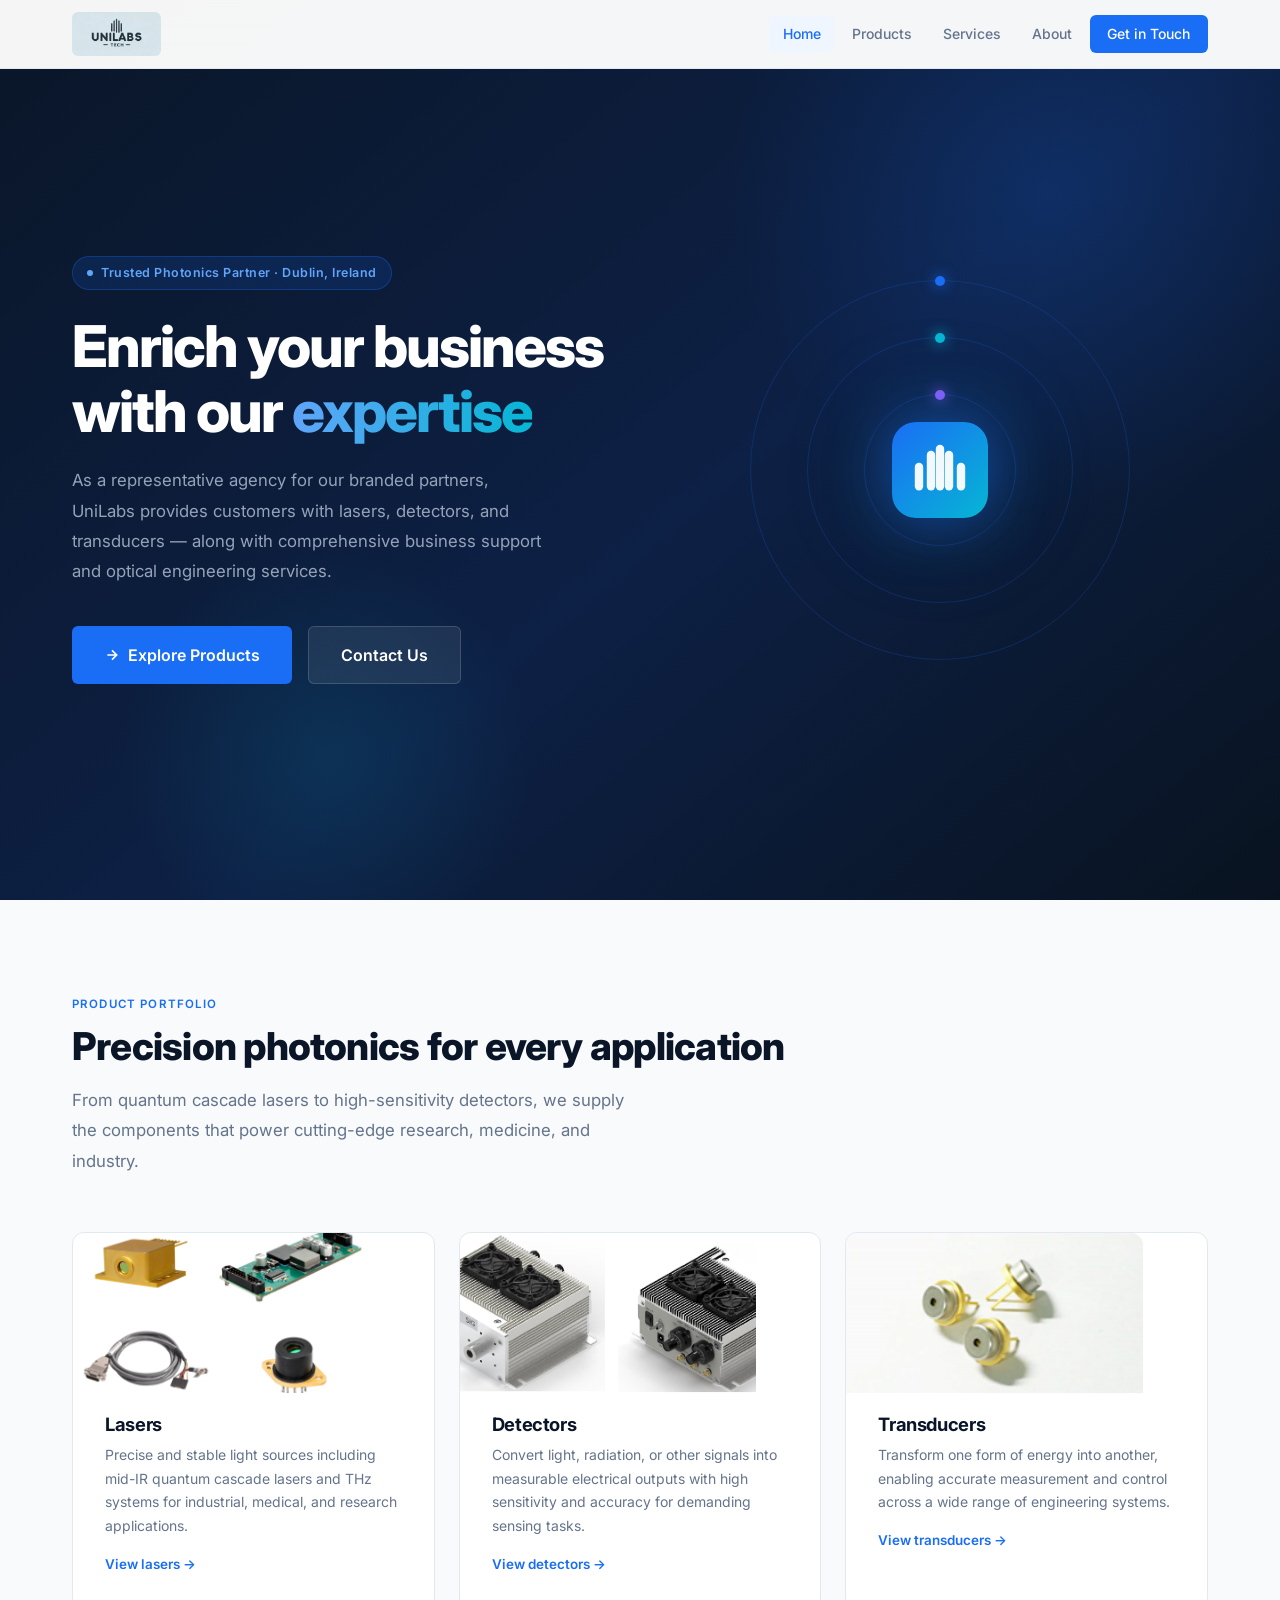
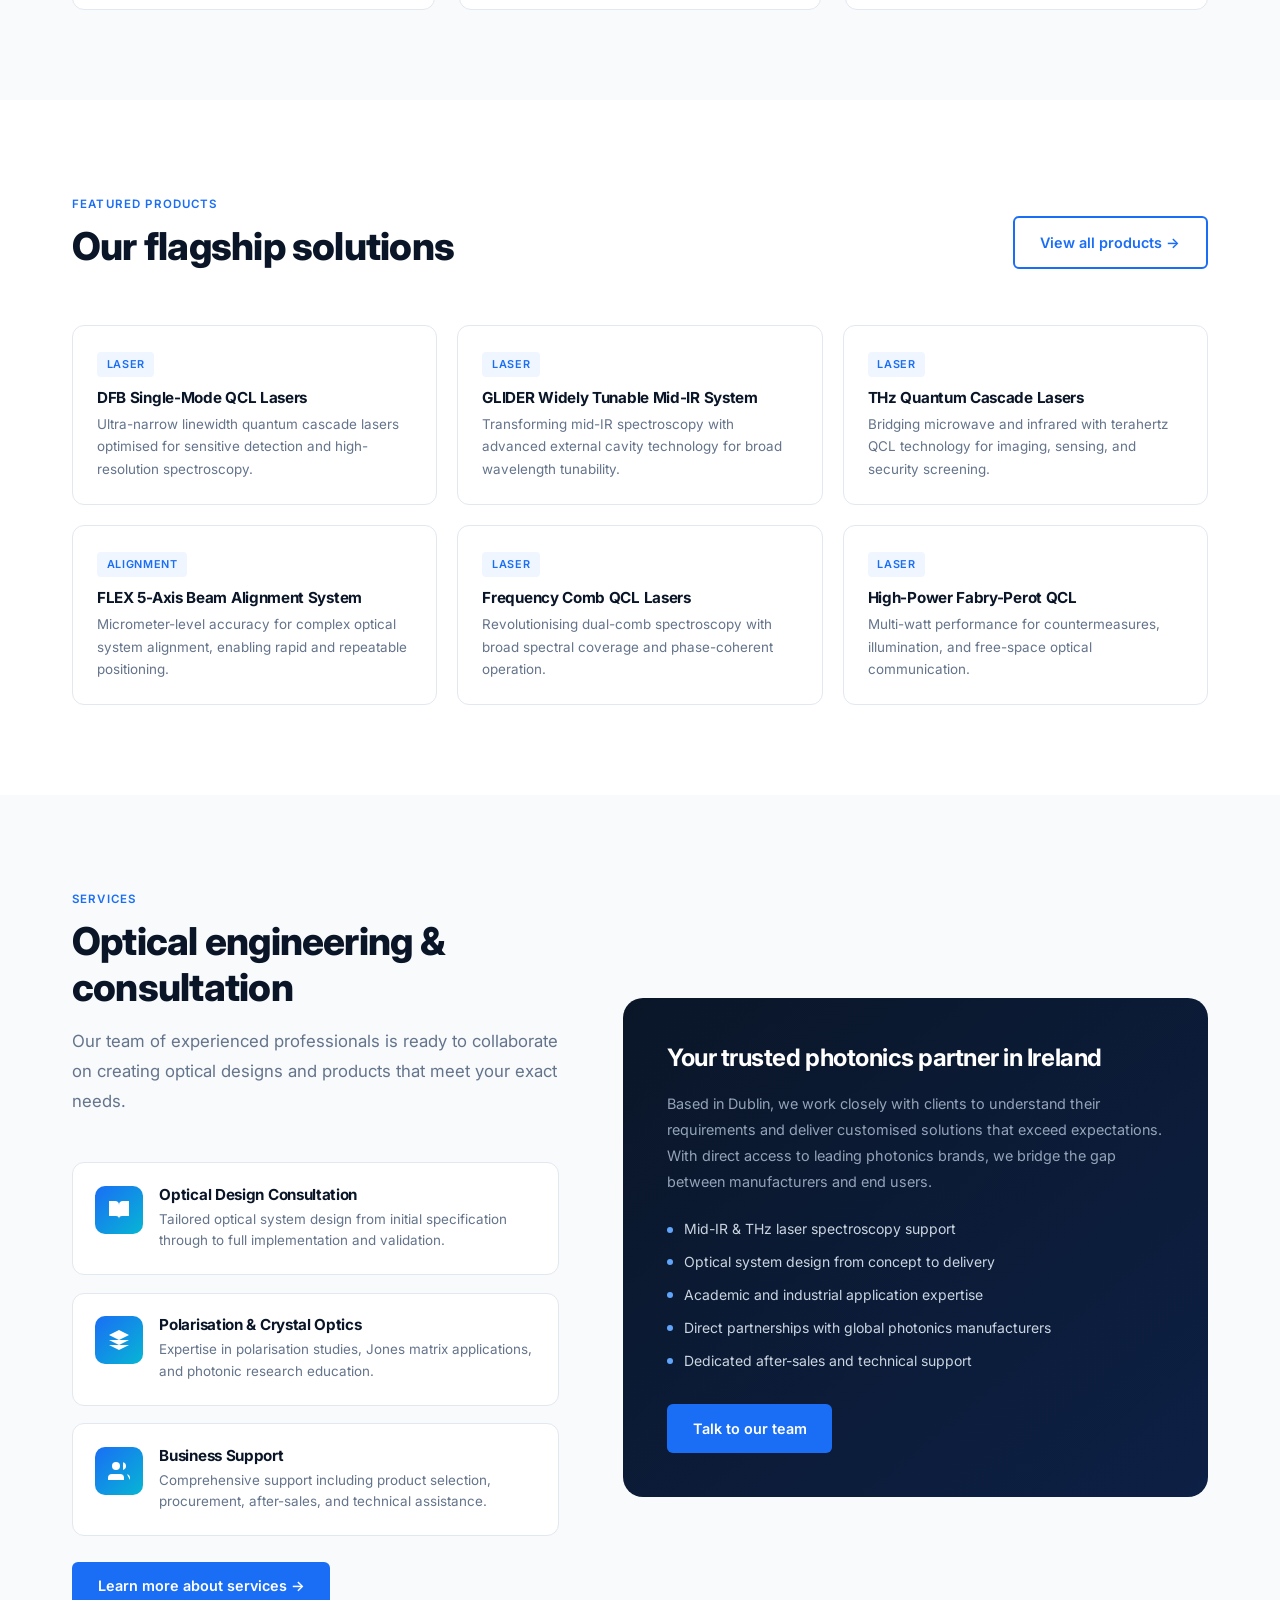
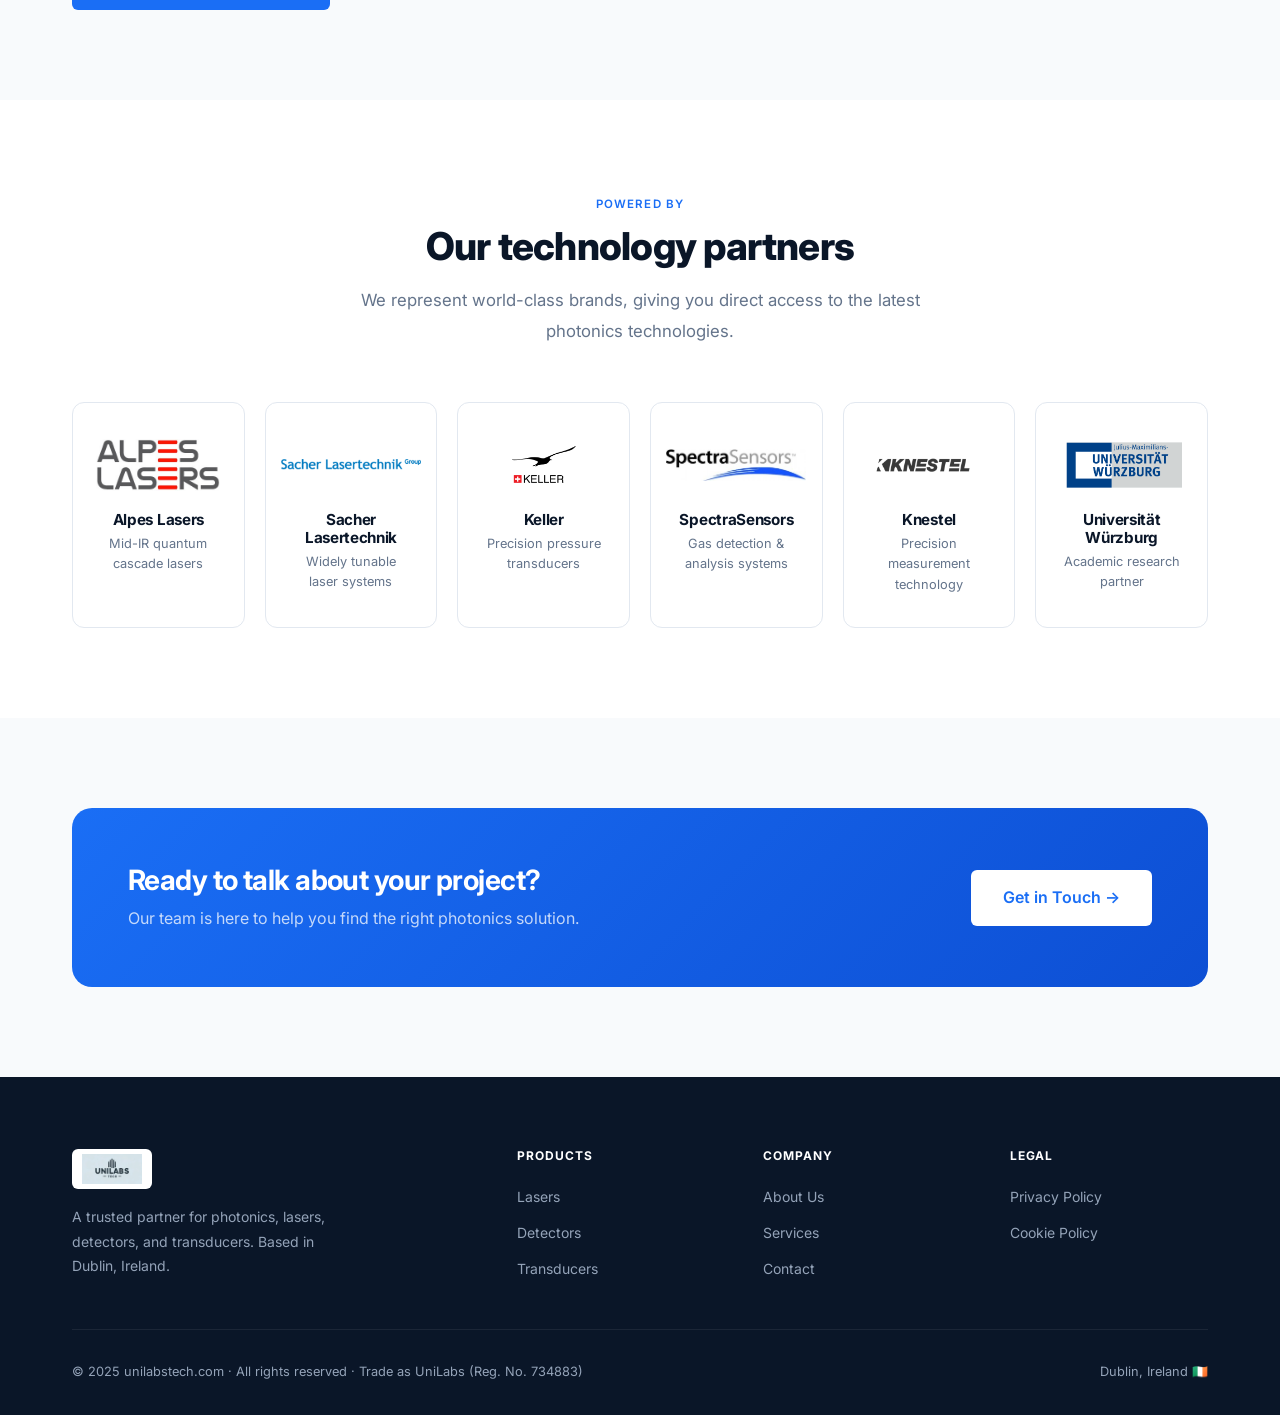
<file: index.html>
<!DOCTYPE html>
<html lang="en">
<head>
  <meta charset="UTF-8" />
  <meta name="viewport" content="width=device-width, initial-scale=1.0" />
  <title>UniLabs Tech | Photonics & Laser Solutions</title>
  <meta name="description" content="UniLabs is a Dublin-based representative agency supplying lasers, detectors, and transducers with expert optical engineering consultation." />
  <link rel="preconnect" href="https://fonts.googleapis.com" />
  <link rel="preconnect" href="https://fonts.gstatic.com" crossorigin />
  <link href="https://fonts.googleapis.com/css2?family=Inter:wght@300;400;500;600;700;800&display=swap" rel="stylesheet" />
  <link rel="icon" type="image/x-icon" href="assets/favicon.ico" />
  <link rel="icon" type="image/png" sizes="32x32" href="assets/favicon-32.png" />
  <link rel="icon" type="image/svg+xml" href="assets/favicon.svg" />
  <link rel="apple-touch-icon" href="assets/apple-touch-icon.png" />
  <link rel="stylesheet" href="css/style.css" />
  <style>
    /* ── Hero ── */
    .hero {
      min-height: 100vh;
      display: flex;
      align-items: center;
      background: linear-gradient(140deg, #0a1628 0%, #0d2045 55%, #091320 100%);
      position: relative;
      overflow: hidden;
      padding: 100px 0 60px;
    }
    .hero::before {
      content: '';
      position: absolute;
      width: 700px; height: 700px;
      background: radial-gradient(circle, rgba(26,110,245,0.18) 0%, transparent 65%);
      top: -160px; right: -120px; border-radius: 50%;
    }
    .hero::after {
      content: '';
      position: absolute;
      width: 450px; height: 450px;
      background: radial-gradient(circle, rgba(6,182,212,0.12) 0%, transparent 65%);
      bottom: -80px; left: 8%; border-radius: 50%;
    }
    .hero-inner {
      position: relative; z-index: 1;
      display: grid;
      grid-template-columns: 1fr 1fr;
      gap: 4rem;
      align-items: center;
    }
    .hero-badge {
      display: inline-flex;
      align-items: center;
      gap: 8px;
      background: rgba(26,110,245,0.15);
      border: 1px solid rgba(26,110,245,0.3);
      color: #60a5fa;
      font-size: 0.78rem;
      font-weight: 600;
      letter-spacing: 0.04em;
      padding: 0.38rem 0.9rem;
      border-radius: 20px;
      margin-bottom: 1.5rem;
    }
    .hero-badge::before {
      content: '';
      width: 6px; height: 6px;
      background: #60a5fa;
      border-radius: 50%;
      animation: pulse-dot 2s infinite;
    }
    .hero h1 {
      font-size: clamp(2.4rem, 4.5vw, 3.6rem);
      font-weight: 800;
      color: white;
      line-height: 1.13;
      letter-spacing: -0.035em;
      margin-bottom: 1.35rem;
    }
    .hero h1 em {
      font-style: normal;
      background: linear-gradient(90deg, #60a5fa, #06b6d4);
      -webkit-background-clip: text;
      -webkit-text-fill-color: transparent;
      background-clip: text;
    }
    .hero-desc {
      color: #94a3b8;
      font-size: 1.05rem;
      line-height: 1.8;
      margin-bottom: 2.5rem;
      max-width: 480px;
    }
    .hero-btns { display: flex; gap: 1rem; flex-wrap: wrap; }

    .hero-stats {
      display: flex;
      gap: 2.5rem;
      margin-top: 3rem;
      padding-top: 2rem;
      border-top: 1px solid rgba(255,255,255,0.08);
    }
    .stat-num {
      font-size: 1.9rem;
      font-weight: 800;
      color: white;
      letter-spacing: -0.03em;
    }
    .stat-label { font-size: 0.78rem; color: #64748b; margin-top: 0.15rem; }

    /* Hero visual */
    .hero-visual { display: flex; justify-content: center; align-items: center; }
    .orbit-rig { width: 380px; height: 380px; position: relative; }
    .orbit {
      position: absolute;
      border: 1px solid rgba(26,110,245,0.2);
      border-radius: 50%;
    }
    .orbit:nth-child(1) { inset: 0; animation: spin 22s linear infinite; }
    .orbit:nth-child(2) { inset: 15%; animation: spin 15s linear infinite reverse; }
    .orbit:nth-child(3) { inset: 30%; animation: spin 9s linear infinite; }
    @keyframes spin { to { transform: rotate(360deg); } }
    .orbit-dot {
      position: absolute;
      width: 10px; height: 10px;
      border-radius: 50%;
      top: -5px; left: 50%;
      transform: translateX(-50%);
    }
    .orbit:nth-child(1) .orbit-dot { background: var(--accent); box-shadow: 0 0 14px var(--accent); }
    .orbit:nth-child(2) .orbit-dot { background: #06b6d4; box-shadow: 0 0 14px #06b6d4; }
    .orbit:nth-child(3) .orbit-dot { background: #8b5cf6; box-shadow: 0 0 14px #8b5cf6; }
    .orbit-center {
      position: absolute; inset: 0;
      display: flex; align-items: center; justify-content: center;
    }
    .orbit-core {
      width: 96px; height: 96px;
      background: linear-gradient(135deg, var(--accent), #06b6d4);
      border-radius: 24px;
      display: flex; align-items: center; justify-content: center;
      box-shadow: 0 0 60px rgba(26,110,245,0.55), 0 0 120px rgba(6,182,212,0.2);
    }
    .orbit-core svg { width: 60px; height: 60px; }

    /* ── Product categories (home) ── */
    .cat-grid {
      display: grid;
      grid-template-columns: repeat(3, 1fr);
      gap: 1.5rem;
    }
    .cat-card {
      background: white;
      border: 1px solid var(--border);
      border-radius: var(--radius);
      padding: 2rem;
      transition: all var(--transition);
    }
    .cat-card:hover {
      border-color: var(--accent);
      box-shadow: 0 8px 32px rgba(26,110,245,0.1);
      transform: translateY(-3px);
    }
    .cat-card-img {
      width: calc(100% + 4rem);
      height: 160px;
      object-fit: cover;
      object-position: center;
      margin: -2rem -2rem 1.25rem;
      display: block;
      border-radius: var(--radius) var(--radius) 0 0;
      transition: transform 0.4s ease;
    }
    .cat-card:hover .cat-card-img { transform: scale(1.04); }
    .cat-card { overflow: hidden; }

    .cat-card h3 { font-size: 1.15rem; margin: 0 0 0.5rem; }
    .cat-card p { font-size: 0.875rem; color: var(--text-muted); line-height: 1.7; }
    .cat-card .cat-link {
      display: inline-flex; align-items: center; gap: 6px;
      font-size: 0.84rem; font-weight: 600; color: var(--accent);
      margin-top: 1rem;
      transition: gap var(--transition);
    }
    .cat-card:hover .cat-link { gap: 10px; }

    /* ── Featured products (home) ── */
    .fp-grid {
      display: grid;
      grid-template-columns: repeat(auto-fill, minmax(300px, 1fr));
      gap: 1.25rem;
    }
    .fp-card {
      background: white;
      border: 1px solid var(--border);
      border-radius: var(--radius);
      padding: 1.5rem;
      transition: all var(--transition);
    }
    .fp-card:hover {
      border-color: var(--accent);
      box-shadow: 0 4px 20px rgba(26,110,245,0.08);
    }
    .fp-tag {
      display: inline-block;
      font-size: 0.68rem; font-weight: 600;
      letter-spacing: 0.06em; text-transform: uppercase;
      color: var(--accent); background: var(--accent-light);
      padding: 0.22rem 0.6rem; border-radius: 4px;
      margin-bottom: 0.75rem;
    }
    .fp-card h4 { font-size: 0.95rem; margin-bottom: 0.4rem; }
    .fp-card p { font-size: 0.84rem; color: var(--text-muted); line-height: 1.65; }

    /* ── Services strip (home) ── */
    .services-strip {
      display: grid;
      grid-template-columns: 1fr 1.2fr;
      gap: 4rem;
      align-items: center;
    }
    .svc-list { display: flex; flex-direction: column; gap: 1.1rem; }
    .svc-item {
      display: flex; gap: 1rem;
      padding: 1.4rem;
      border: 1px solid var(--border);
      border-radius: var(--radius);
      background: white;
      transition: all var(--transition);
    }
    .svc-item:hover { border-color: var(--accent); }
    .svc-item h4 { font-size: 0.95rem; margin-bottom: 0.3rem; }
    .svc-item p { font-size: 0.84rem; color: var(--text-muted); line-height: 1.6; }

    .svc-panel {
      background: linear-gradient(140deg, var(--primary), var(--primary-light));
      border-radius: var(--radius-lg);
      padding: 2.75rem;
      color: #94a3b8;
    }
    .svc-panel h3 { font-size: 1.5rem; color: white; margin-bottom: 1rem; line-height: 1.35; }
    .svc-panel p { font-size: 0.9rem; line-height: 1.8; margin-bottom: 1.5rem; }
    .svc-bullets { display: flex; flex-direction: column; gap: 0.65rem; margin-bottom: 2rem; }
    .svc-bullet {
      display: flex; align-items: center; gap: 0.65rem;
      font-size: 0.875rem; color: #cbd5e1;
    }
    .svc-bullet::before {
      content: '';
      width: 6px; height: 6px;
      background: #60a5fa; border-radius: 50%; flex-shrink: 0;
    }

    /* ── Partners ── */
    .partners-strip {
      display: grid;
      grid-template-columns: repeat(auto-fill, minmax(160px, 1fr));
      gap: 1.25rem;
    }
    .partner-tile {
      background: white;
      border: 1px solid var(--border);
      border-radius: var(--radius);
      padding: 2rem 1.5rem;
      text-align: center;
      transition: all var(--transition);
    }
    .partner-tile:hover {
      border-color: var(--accent);
      box-shadow: var(--shadow);
      transform: translateY(-2px);
    }
    .partner-emoji { font-size: 2rem; margin-bottom: 0.85rem; display: block; }
    .partner-tile h4 { font-size: 0.95rem; margin-bottom: 0.3rem; }
    .partner-tile p { font-size: 0.8rem; color: var(--text-muted); }

    /* ── CTA banner ── */
    .cta-banner {
      background: linear-gradient(135deg, var(--accent), #0d4fd4);
      border-radius: var(--radius-lg);
      padding: 3.5rem;
      display: flex;
      align-items: center;
      justify-content: space-between;
      gap: 2rem;
      flex-wrap: wrap;
    }
    .cta-banner h2 { font-size: 1.75rem; color: white; margin-bottom: 0.5rem; }
    .cta-banner p { color: rgba(255,255,255,0.75); font-size: 1rem; }

    @media (max-width: 960px) {
      .hero-inner { grid-template-columns: 1fr; text-align: center; }
      .hero-visual { display: none; }
      .hero-btns { justify-content: center; }
      .hero-desc { margin-left: auto; margin-right: auto; }
      .hero-stats { justify-content: center; }
      .cat-grid { grid-template-columns: 1fr; }
      .services-strip { grid-template-columns: 1fr; }
      .partners-strip { grid-template-columns: repeat(2, 1fr); }
    }
    @media (max-width: 600px) {
      .partners-strip { grid-template-columns: repeat(2, 1fr); }
      .cta-banner { text-align: center; justify-content: center; }
    }
  </style>
</head>
<body>

<!-- NAV -->
<nav class="nav" id="mainNav">
  <div class="nav-inner">
    <a href="index.html" class="logo">
      <img src="assets/logo.jpeg" alt="UniLabs Tech" class="nav-logo-img" />
    </a>
    <ul class="nav-links" id="navLinks">
      <li><a href="index.html">Home</a></li>
      <li><a href="products.html">Products</a></li>
      <li><a href="services.html">Services</a></li>
      <li><a href="about.html">About</a></li>
      <li class="nav-cta"><a href="contact.html">Get in Touch</a></li>
    </ul>
    <button class="hamburger" id="hamburger" aria-label="Toggle menu" aria-expanded="false">
      <span></span><span></span><span></span>
    </button>
  </div>
</nav>

<!-- HERO -->
<section class="hero">
  <div class="container">
    <div class="hero-inner">
      <div>
        <div class="hero-badge">Trusted Photonics Partner · Dublin, Ireland</div>
        <h1>Enrich your business with our <em>expertise</em></h1>
        <p class="hero-desc">As a representative agency for our branded partners, UniLabs provides customers with lasers, detectors, and transducers — along with comprehensive business support and optical engineering services.</p>
        <div class="hero-btns">
          <a href="products.html" class="btn btn-primary btn-lg">
            <svg width="16" height="16" viewBox="0 0 24 24" fill="none" stroke="currentColor" stroke-width="2.5"><path d="M5 12h14M12 5l7 7-7 7"/></svg>
            Explore Products
          </a>
          <a href="contact.html" class="btn btn-ghost btn-lg">Contact Us</a>
        </div>
      </div>

      <div class="hero-visual">
        <div class="orbit-rig">
          <div class="orbit"><div class="orbit-dot"></div></div>
          <div class="orbit"><div class="orbit-dot"></div></div>
          <div class="orbit"><div class="orbit-dot"></div></div>
          <div class="orbit-center">
            <div class="orbit-core">
              <svg viewBox="0 0 100 100" xmlns="http://www.w3.org/2000/svg">
                <rect x="8"  y="38" width="14" height="46" rx="7" fill="white" opacity="0.95"/>
                <rect x="28" y="18" width="14" height="66" rx="7" fill="white" opacity="0.95"/>
                <rect x="43" y="8"  width="14" height="76" rx="7" fill="white" opacity="0.95"/>
                <rect x="58" y="18" width="14" height="66" rx="7" fill="white" opacity="0.95"/>
                <rect x="78" y="38" width="14" height="46" rx="7" fill="white" opacity="0.95"/>
              </svg>
            </div>
          </div>
        </div>
      </div>
    </div>
  </div>
</section>

<!-- PRODUCT CATEGORIES -->
<section class="section section-alt">
  <div class="container">
    <div class="section-header">
      <span class="label">Product Portfolio</span>
      <h2 class="section-title">Precision photonics for every application</h2>
      <p class="section-desc">From quantum cascade lasers to high-sensitivity detectors, we supply the components that power cutting-edge research, medicine, and industry.</p>
    </div>
    <div class="cat-grid">
      <div class="cat-card" data-reveal>
        <img src="assets/lasers.png" alt="Lasers" class="cat-card-img" />
        <h3>Lasers</h3>
        <p>Precise and stable light sources including mid-IR quantum cascade lasers and THz systems for industrial, medical, and research applications.</p>
        <a href="products.html#lasers" class="cat-link">View lasers →</a>
      </div>
      <div class="cat-card" data-reveal>
        <img src="assets/detectors.png" alt="Detectors" class="cat-card-img" />
        <h3>Detectors</h3>
        <p>Convert light, radiation, or other signals into measurable electrical outputs with high sensitivity and accuracy for demanding sensing tasks.</p>
        <a href="products.html#detectors" class="cat-link">View detectors →</a>
      </div>
      <div class="cat-card" data-reveal>
        <img src="assets/transducers.png" alt="Transducers" class="cat-card-img" />
        <h3>Transducers</h3>
        <p>Transform one form of energy into another, enabling accurate measurement and control across a wide range of engineering systems.</p>
        <a href="products.html#transducers" class="cat-link">View transducers →</a>
      </div>
    </div>
  </div>
</section>

<!-- FEATURED PRODUCTS -->
<section class="section">
  <div class="container">
    <div class="section-header" style="display:flex;justify-content:space-between;align-items:flex-end;flex-wrap:wrap;gap:1rem;">
      <div>
        <span class="label">Featured Products</span>
        <h2 class="section-title" style="margin-bottom:0">Our flagship solutions</h2>
      </div>
      <a href="products.html" class="btn btn-outline">View all products →</a>
    </div>
    <div class="fp-grid">
      <div class="fp-card" data-reveal>
        <span class="fp-tag">Laser</span>
        <h4>DFB Single-Mode QCL Lasers</h4>
        <p>Ultra-narrow linewidth quantum cascade lasers optimised for sensitive detection and high-resolution spectroscopy.</p>
      </div>
      <div class="fp-card" data-reveal>
        <span class="fp-tag">Laser</span>
        <h4>GLIDER Widely Tunable Mid-IR System</h4>
        <p>Transforming mid-IR spectroscopy with advanced external cavity technology for broad wavelength tunability.</p>
      </div>
      <div class="fp-card" data-reveal>
        <span class="fp-tag">Laser</span>
        <h4>THz Quantum Cascade Lasers</h4>
        <p>Bridging microwave and infrared with terahertz QCL technology for imaging, sensing, and security screening.</p>
      </div>
      <div class="fp-card" data-reveal>
        <span class="fp-tag">Alignment</span>
        <h4>FLEX 5-Axis Beam Alignment System</h4>
        <p>Micrometer-level accuracy for complex optical system alignment, enabling rapid and repeatable positioning.</p>
      </div>
      <div class="fp-card" data-reveal>
        <span class="fp-tag">Laser</span>
        <h4>Frequency Comb QCL Lasers</h4>
        <p>Revolutionising dual-comb spectroscopy with broad spectral coverage and phase-coherent operation.</p>
      </div>
      <div class="fp-card" data-reveal>
        <span class="fp-tag">Laser</span>
        <h4>High-Power Fabry-Perot QCL</h4>
        <p>Multi-watt performance for countermeasures, illumination, and free-space optical communication.</p>
      </div>
    </div>
  </div>
</section>

<!-- SERVICES -->
<section class="section section-alt">
  <div class="container">
    <div class="services-strip">
      <div class="svc-list">
        <div class="section-header" style="margin-bottom:1.75rem">
          <span class="label">Services</span>
          <h2 class="section-title">Optical engineering & consultation</h2>
          <p class="section-desc">Our team of experienced professionals is ready to collaborate on creating optical designs and products that meet your exact needs.</p>
        </div>
        <div class="svc-item" data-reveal>
          <div class="icon-box grad">
            <svg viewBox="0 0 24 24"><path d="M2 3h6a4 4 0 014 4v14a3 3 0 00-3-3H2z"/><path d="M22 3h-6a4 4 0 00-4 4v14a3 3 0 013-3h7z"/></svg>
          </div>
          <div>
            <h4>Optical Design Consultation</h4>
            <p>Tailored optical system design from initial specification through to full implementation and validation.</p>
          </div>
        </div>
        <div class="svc-item" data-reveal>
          <div class="icon-box grad">
            <svg viewBox="0 0 24 24"><path d="M12 2L2 7l10 5 10-5-10-5zM2 17l10 5 10-5M2 12l10 5 10-5"/></svg>
          </div>
          <div>
            <h4>Polarisation & Crystal Optics</h4>
            <p>Expertise in polarisation studies, Jones matrix applications, and photonic research education.</p>
          </div>
        </div>
        <div class="svc-item" data-reveal>
          <div class="icon-box grad">
            <svg viewBox="0 0 24 24"><path d="M17 21v-2a4 4 0 00-4-4H5a4 4 0 00-4 4v2"/><circle cx="9" cy="7" r="4"/><path d="M23 21v-2a4 4 0 00-3-3.87M16 3.13a4 4 0 010 7.75"/></svg>
          </div>
          <div>
            <h4>Business Support</h4>
            <p>Comprehensive support including product selection, procurement, after-sales, and technical assistance.</p>
          </div>
        </div>
        <a href="services.html" class="btn btn-primary" style="align-self:flex-start;margin-top:0.5rem;">Learn more about services →</a>
      </div>

      <div class="svc-panel">
        <h3>Your trusted photonics partner in Ireland</h3>
        <p>Based in Dublin, we work closely with clients to understand their requirements and deliver customised solutions that exceed expectations. With direct access to leading photonics brands, we bridge the gap between manufacturers and end users.</p>
        <div class="svc-bullets">
          <div class="svc-bullet">Mid-IR & THz laser spectroscopy support</div>
          <div class="svc-bullet">Optical system design from concept to delivery</div>
          <div class="svc-bullet">Academic and industrial application expertise</div>
          <div class="svc-bullet">Direct partnerships with global photonics manufacturers</div>
          <div class="svc-bullet">Dedicated after-sales and technical support</div>
        </div>
        <a href="contact.html" class="btn btn-primary">Talk to our team</a>
      </div>
    </div>
  </div>
</section>

<!-- PARTNERS -->
<section class="section">
  <div class="container">
    <div class="section-header" style="text-align:center">
      <span class="label">Powered By</span>
      <h2 class="section-title">Our technology partners</h2>
      <p class="section-desc" style="margin:0 auto">We represent world-class brands, giving you direct access to the latest photonics technologies.</p>
    </div>
    <div class="partners-strip">
      <div class="partner-tile" data-reveal>
        <div class="partner-logo-wrap">
          <img src="assets/partner2.jpeg" alt="Alpes Lasers" class="partner-logo-img" />
        </div>
        <h4>Alpes Lasers</h4>
        <p>Mid-IR quantum cascade lasers</p>
      </div>
      <div class="partner-tile" data-reveal>
        <div class="partner-logo-wrap">
          <img src="assets/partner3.png" alt="Sacher Lasertechnik" class="partner-logo-img" />
        </div>
        <h4>Sacher Lasertechnik</h4>
        <p>Widely tunable laser systems</p>
      </div>
      <div class="partner-tile" data-reveal>
        <div class="partner-logo-wrap">
          <img src="assets/keller.png" alt="Keller" class="partner-logo-img" />
        </div>
        <h4>Keller</h4>
        <p>Precision pressure transducers</p>
      </div>
      <div class="partner-tile" data-reveal>
        <div class="partner-logo-wrap">
          <img src="assets/partner1.png" alt="SpectraSensors" class="partner-logo-img" />
        </div>
        <h4>SpectraSensors</h4>
        <p>Gas detection &amp; analysis systems</p>
      </div>
      <div class="partner-tile" data-reveal>
        <div class="partner-logo-wrap">
          <img src="assets/partner3-4.png" alt="Knestel" class="partner-logo-img" />
        </div>
        <h4>Knestel</h4>
        <p>Precision measurement technology</p>
      </div>
      <div class="partner-tile" data-reveal>
        <div class="partner-logo-wrap">
          <img src="assets/partner2-5.png" alt="Universität Würzburg" class="partner-logo-img" />
        </div>
        <h4>Universität Würzburg</h4>
        <p>Academic research partner</p>
      </div>
    </div>
  </div>
</section>

<!-- CTA BANNER -->
<section class="section section-alt">
  <div class="container">
    <div class="cta-banner">
      <div>
        <h2>Ready to talk about your project?</h2>
        <p>Our team is here to help you find the right photonics solution.</p>
      </div>
      <a href="contact.html" class="btn btn-lg" style="background:white;color:var(--accent);">Get in Touch →</a>
    </div>
  </div>
</section>

<!-- FOOTER -->
<footer class="footer">
  <div class="container">
    <div class="footer-grid">
      <div class="footer-brand">
        <a href="index.html" class="logo">
          <img src="assets/logo.jpeg" alt="UniLabs Tech" class="footer-logo-img" />
        </a>
        <p>A trusted partner for photonics, lasers, detectors, and transducers. Based in Dublin, Ireland.</p>
      </div>
      <div class="footer-col">
        <h5>Products</h5>
        <ul>
          <li><a href="products.html#lasers">Lasers</a></li>
          <li><a href="products.html#detectors">Detectors</a></li>
          <li><a href="products.html#transducers">Transducers</a></li>
        </ul>
      </div>
      <div class="footer-col">
        <h5>Company</h5>
        <ul>
          <li><a href="about.html">About Us</a></li>
          <li><a href="services.html">Services</a></li>
          <li><a href="contact.html">Contact</a></li>
        </ul>
      </div>
      <div class="footer-col">
        <h5>Legal</h5>
        <ul>
          <li><a href="#">Privacy Policy</a></li>
          <li><a href="#">Cookie Policy</a></li>
        </ul>
      </div>
    </div>
    <div class="footer-bottom">
      <span>© 2025 unilabstech.com · All rights reserved · Trade as UniLabs (Reg. No. 734883)</span>
      <span>Dublin, Ireland 🇮🇪</span>
    </div>
  </div>
</footer>

<script src="js/main.js"></script>
</body>
</html>
</file>
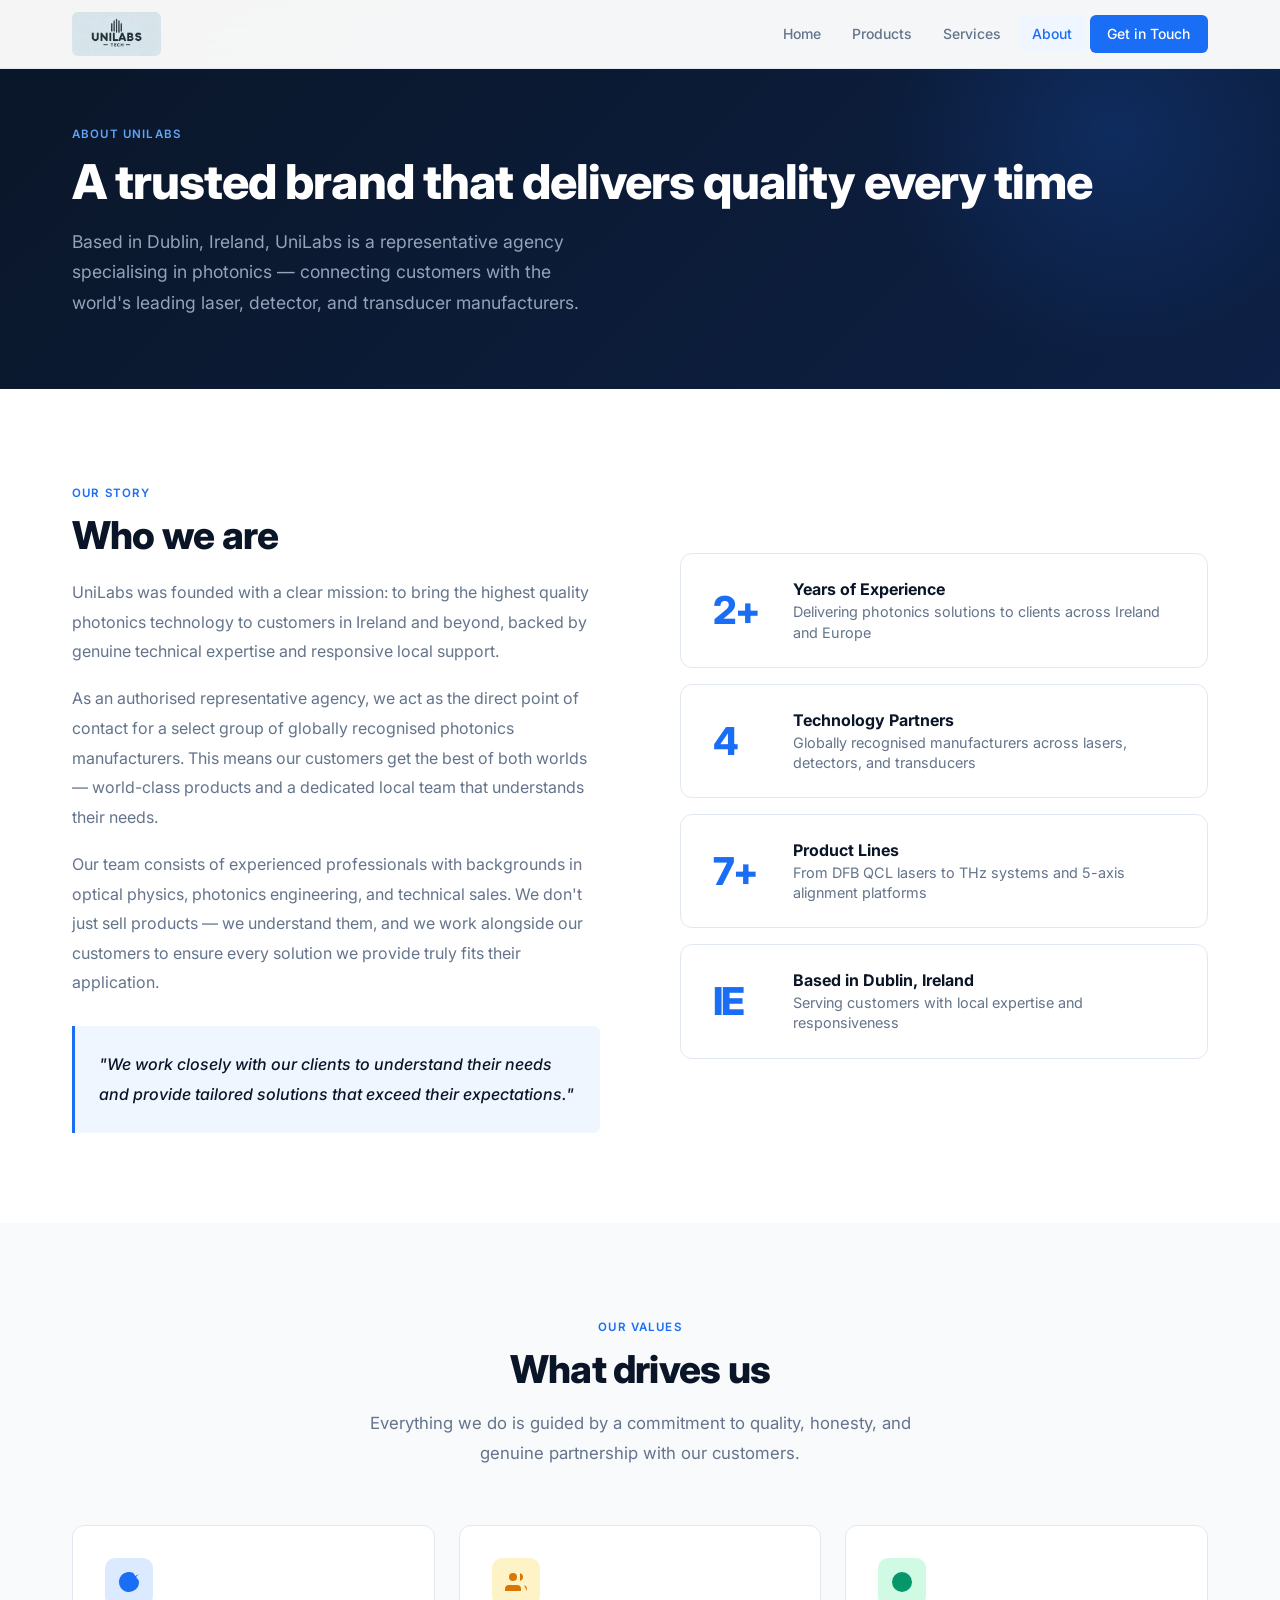
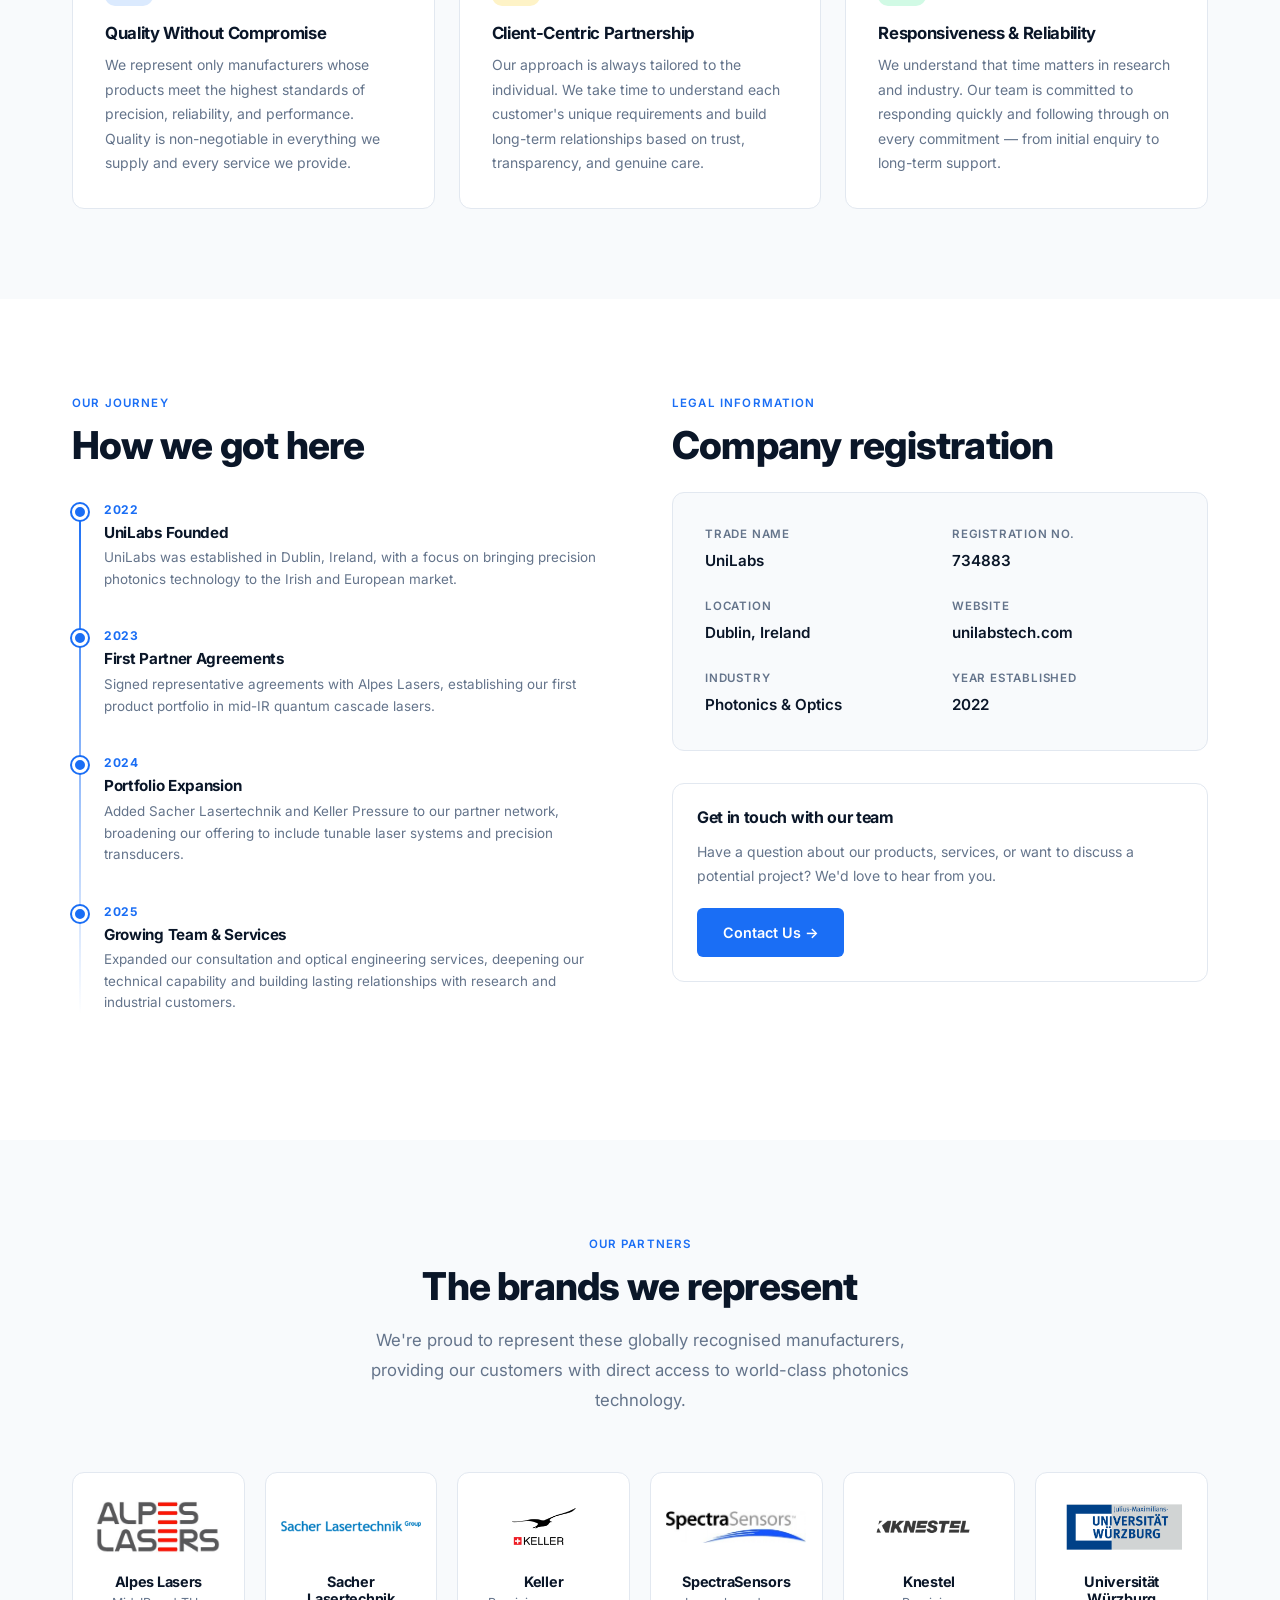
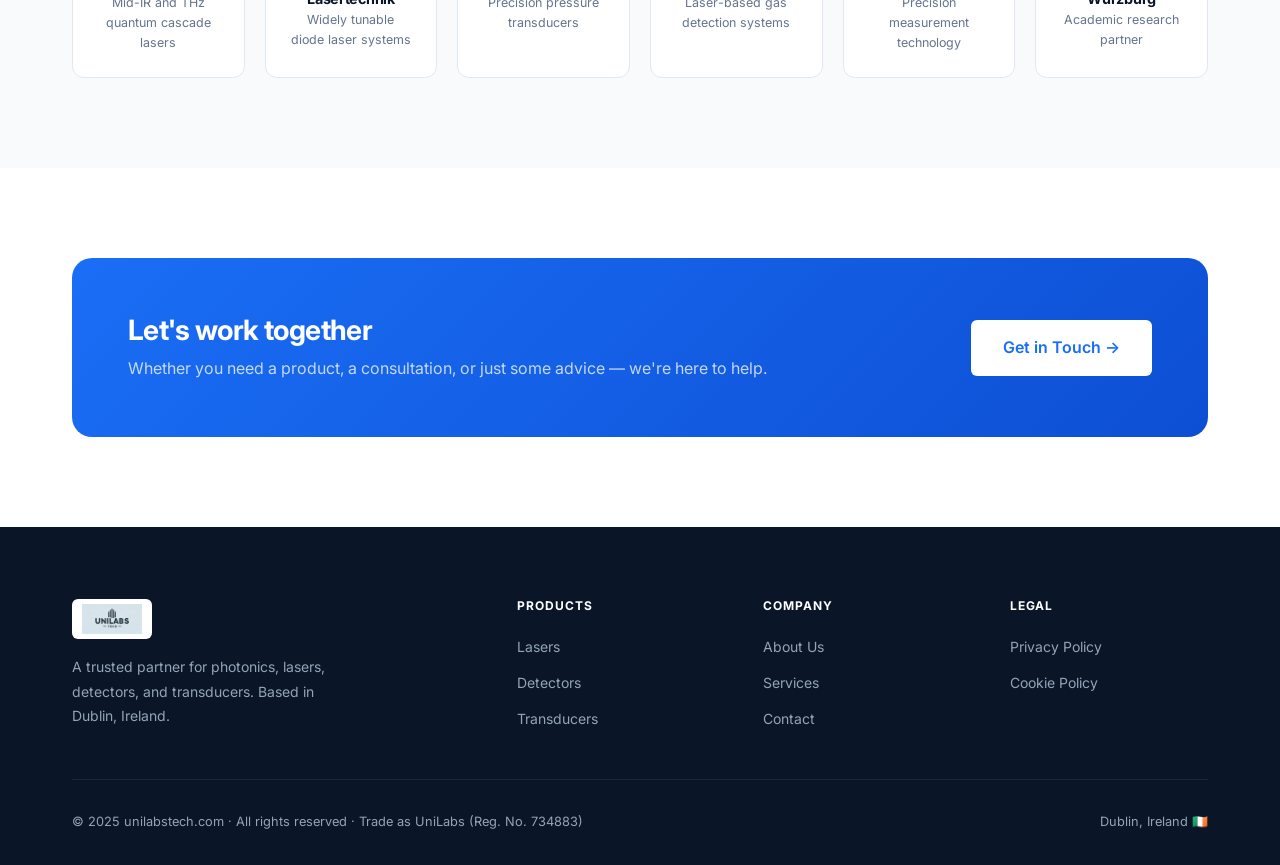
<file: about.html>
<!DOCTYPE html>
<html lang="en">
<head>
  <meta charset="UTF-8" />
  <meta name="viewport" content="width=device-width, initial-scale=1.0" />
  <title>About | UniLabs Tech</title>
  <meta name="description" content="Learn about UniLabs — a Dublin-based photonics company with 2+ years of experience representing leading laser and detector manufacturers." />
  <link rel="preconnect" href="https://fonts.googleapis.com" />
  <link rel="preconnect" href="https://fonts.gstatic.com" crossorigin />
  <link href="https://fonts.googleapis.com/css2?family=Inter:wght@300;400;500;600;700;800&display=swap" rel="stylesheet" />
  <link rel="icon" type="image/x-icon" href="assets/favicon.ico" />
  <link rel="icon" type="image/png" sizes="32x32" href="assets/favicon-32.png" />
  <link rel="icon" type="image/svg+xml" href="assets/favicon.svg" />
  <link rel="apple-touch-icon" href="assets/apple-touch-icon.png" />
  <link rel="stylesheet" href="css/style.css" />
  <style>
    /* ── Story section ── */
    .story-grid {
      display: grid;
      grid-template-columns: 1fr 1fr;
      gap: 5rem;
      align-items: center;
    }
    .story-text h2 { margin-bottom: 1.25rem; }
    .story-text p { font-size: 1rem; color: var(--text-muted); line-height: 1.85; margin-bottom: 1.1rem; }

    .story-visual {
      display: flex;
      flex-direction: column;
      gap: 1rem;
    }
    .stat-box {
      background: white;
      border: 1px solid var(--border);
      border-radius: var(--radius);
      padding: 1.5rem 2rem;
      display: flex;
      align-items: center;
      gap: 1.25rem;
      transition: all var(--transition);
    }
    .stat-box:hover { border-color: var(--accent); box-shadow: var(--shadow); }
    .stat-box-num {
      font-size: 2.4rem;
      font-weight: 800;
      color: var(--accent);
      letter-spacing: -0.04em;
      line-height: 1;
      min-width: 60px;
    }
    .stat-box-label { font-size: 0.9rem; color: var(--text-muted); line-height: 1.4; }
    .stat-box-label strong { display: block; font-size: 1rem; color: var(--primary); margin-bottom: 0.1rem; }

    /* ── Values ── */
    .values-grid {
      display: grid;
      grid-template-columns: repeat(3, 1fr);
      gap: 1.5rem;
    }
    .value-card {
      background: white;
      border: 1px solid var(--border);
      border-radius: var(--radius);
      padding: 2rem;
      transition: all var(--transition);
    }
    .value-card:hover { border-color: var(--accent); box-shadow: 0 6px 28px rgba(26,110,245,0.1); transform: translateY(-2px); }
    .value-card h3 { font-size: 1.05rem; margin: 1.1rem 0 0.6rem; }
    .value-card p { font-size: 0.875rem; color: var(--text-muted); line-height: 1.75; }

    /* ── Timeline ── */
    .timeline { position: relative; padding-left: 2rem; }
    .timeline::before {
      content: '';
      position: absolute;
      left: 7px; top: 6px; bottom: 0;
      width: 2px;
      background: linear-gradient(to bottom, var(--accent), transparent);
    }
    .timeline-item { position: relative; margin-bottom: 2.25rem; }
    .timeline-dot {
      position: absolute;
      left: -2rem; top: 4px;
      width: 16px; height: 16px;
      border-radius: 50%;
      background: var(--accent);
      border: 3px solid white;
      box-shadow: 0 0 0 2px var(--accent);
    }
    .timeline-year {
      font-size: 0.75rem; font-weight: 700;
      color: var(--accent);
      letter-spacing: 0.06em;
      margin-bottom: 0.3rem;
    }
    .timeline-item h4 { font-size: 0.95rem; margin-bottom: 0.35rem; }
    .timeline-item p { font-size: 0.84rem; color: var(--text-muted); line-height: 1.6; }

    /* ── Legal card ── */
    .legal-card {
      background: var(--bg-alt);
      border: 1px solid var(--border);
      border-radius: var(--radius);
      padding: 2rem;
      display: grid;
      grid-template-columns: repeat(auto-fill, minmax(200px, 1fr));
      gap: 1.5rem;
    }
    .legal-item {}
    .legal-item .legal-label { font-size: 0.72rem; font-weight: 600; letter-spacing: 0.07em; text-transform: uppercase; color: var(--text-muted); margin-bottom: 0.35rem; }
    .legal-item .legal-value { font-size: 0.95rem; font-weight: 600; color: var(--primary); }

    /* ── Partners ── */
    .partner-row {
      display: grid;
      grid-template-columns: repeat(auto-fill, minmax(160px, 1fr));
      gap: 1.25rem;
    }
    .partner-mini {
      background: white;
      border: 1px solid var(--border);
      border-radius: var(--radius);
      padding: 1.5rem;
      text-align: center;
      transition: all var(--transition);
    }
    .partner-mini:hover { border-color: var(--accent); box-shadow: var(--shadow); }
    .partner-mini .em { font-size: 1.75rem; display: block; margin-bottom: 0.6rem; }
    .partner-mini h4 { font-size: 0.9rem; margin-bottom: 0.2rem; }
    .partner-mini p { font-size: 0.78rem; color: var(--text-muted); }

    @media (max-width: 960px) {
      .story-grid { grid-template-columns: 1fr; gap: 3rem; }
      .values-grid { grid-template-columns: 1fr; }
      .partner-row { grid-template-columns: repeat(2, 1fr); }
    }
  </style>
</head>
<body>

<!-- NAV -->
<nav class="nav" id="mainNav">
  <div class="nav-inner">
    <a href="index.html" class="logo">
      <img src="assets/logo.jpeg" alt="UniLabs Tech" class="nav-logo-img" />
    </a>
    <ul class="nav-links" id="navLinks">
      <li><a href="index.html">Home</a></li>
      <li><a href="products.html">Products</a></li>
      <li><a href="services.html">Services</a></li>
      <li><a href="about.html">About</a></li>
      <li class="nav-cta"><a href="contact.html">Get in Touch</a></li>
    </ul>
    <button class="hamburger" id="hamburger" aria-label="Toggle menu" aria-expanded="false">
      <span></span><span></span><span></span>
    </button>
  </div>
</nav>

<!-- PAGE HERO -->
<div class="page-hero">
  <div class="container page-hero-inner">
    <span class="label">About UniLabs</span>
    <h1>A trusted brand that delivers quality every time</h1>
    <p>Based in Dublin, Ireland, UniLabs is a representative agency specialising in photonics — connecting customers with the world's leading laser, detector, and transducer manufacturers.</p>
  </div>
</div>

<!-- OUR STORY -->
<section class="section">
  <div class="container">
    <div class="story-grid">
      <div class="story-text" data-reveal>
        <span class="label">Our Story</span>
        <h2 class="section-title">Who we are</h2>
        <p>UniLabs was founded with a clear mission: to bring the highest quality photonics technology to customers in Ireland and beyond, backed by genuine technical expertise and responsive local support.</p>
        <p>As an authorised representative agency, we act as the direct point of contact for a select group of globally recognised photonics manufacturers. This means our customers get the best of both worlds — world-class products and a dedicated local team that understands their needs.</p>
        <p>Our team consists of experienced professionals with backgrounds in optical physics, photonics engineering, and technical sales. We don't just sell products — we understand them, and we work alongside our customers to ensure every solution we provide truly fits their application.</p>
        <div style="margin-top:1.75rem; padding:1.5rem; background:var(--accent-light); border-left:3px solid var(--accent); border-radius:0 var(--radius-sm) var(--radius-sm) 0;">
          <p style="color:var(--primary);font-weight:500;font-style:italic;margin:0">"We work closely with our clients to understand their needs and provide tailored solutions that exceed their expectations."</p>
        </div>
      </div>

      <div class="story-visual" data-reveal>
        <div class="stat-box">
          <div class="stat-box-num">2+</div>
          <div class="stat-box-label">
            <strong>Years of Experience</strong>
            Delivering photonics solutions to clients across Ireland and Europe
          </div>
        </div>
        <div class="stat-box">
          <div class="stat-box-num">4</div>
          <div class="stat-box-label">
            <strong>Technology Partners</strong>
            Globally recognised manufacturers across lasers, detectors, and transducers
          </div>
        </div>
        <div class="stat-box">
          <div class="stat-box-num">7+</div>
          <div class="stat-box-label">
            <strong>Product Lines</strong>
            From DFB QCL lasers to THz systems and 5-axis alignment platforms
          </div>
        </div>
        <div class="stat-box">
          <div class="stat-box-num">IE</div>
          <div class="stat-box-label">
            <strong>Based in Dublin, Ireland</strong>
            Serving customers with local expertise and responsiveness
          </div>
        </div>
      </div>
    </div>
  </div>
</section>

<!-- VALUES -->
<section class="section section-alt">
  <div class="container">
    <div class="section-header" style="text-align:center">
      <span class="label">Our Values</span>
      <h2 class="section-title">What drives us</h2>
      <p class="section-desc" style="margin:0 auto">Everything we do is guided by a commitment to quality, honesty, and genuine partnership with our customers.</p>
    </div>
    <div class="values-grid">
      <div class="value-card" data-reveal>
        <div class="icon-box blue">
          <svg viewBox="0 0 24 24"><path d="M22 11.08V12a10 10 0 11-5.93-9.14"/><path d="M22 4L12 14.01l-3-3"/></svg>
        </div>
        <h3>Quality Without Compromise</h3>
        <p>We represent only manufacturers whose products meet the highest standards of precision, reliability, and performance. Quality is non-negotiable in everything we supply and every service we provide.</p>
      </div>
      <div class="value-card" data-reveal>
        <div class="icon-box amber">
          <svg viewBox="0 0 24 24"><path d="M17 21v-2a4 4 0 00-4-4H5a4 4 0 00-4 4v2"/><circle cx="9" cy="7" r="4"/><path d="M23 21v-2a4 4 0 00-3-3.87M16 3.13a4 4 0 010 7.75"/></svg>
        </div>
        <h3>Client-Centric Partnership</h3>
        <p>Our approach is always tailored to the individual. We take time to understand each customer's unique requirements and build long-term relationships based on trust, transparency, and genuine care.</p>
      </div>
      <div class="value-card" data-reveal>
        <div class="icon-box green">
          <svg viewBox="0 0 24 24"><circle cx="12" cy="12" r="10"/><path d="M12 8v4l3 3"/></svg>
        </div>
        <h3>Responsiveness & Reliability</h3>
        <p>We understand that time matters in research and industry. Our team is committed to responding quickly and following through on every commitment — from initial enquiry to long-term support.</p>
      </div>
    </div>
  </div>
</section>

<!-- MILESTONES -->
<section class="section">
  <div class="container">
    <div style="display:grid;grid-template-columns:1fr 1fr;gap:4rem;align-items:start;">
      <div>
        <span class="label">Our Journey</span>
        <h2 class="section-title" style="margin-bottom:2rem">How we got here</h2>
        <div class="timeline">
          <div class="timeline-item" data-reveal>
            <div class="timeline-dot"></div>
            <div class="timeline-year">2022</div>
            <h4>UniLabs Founded</h4>
            <p>UniLabs was established in Dublin, Ireland, with a focus on bringing precision photonics technology to the Irish and European market.</p>
          </div>
          <div class="timeline-item" data-reveal>
            <div class="timeline-dot"></div>
            <div class="timeline-year">2023</div>
            <h4>First Partner Agreements</h4>
            <p>Signed representative agreements with Alpes Lasers, establishing our first product portfolio in mid-IR quantum cascade lasers.</p>
          </div>
          <div class="timeline-item" data-reveal>
            <div class="timeline-dot"></div>
            <div class="timeline-year">2024</div>
            <h4>Portfolio Expansion</h4>
            <p>Added Sacher Lasertechnik and Keller Pressure to our partner network, broadening our offering to include tunable laser systems and precision transducers.</p>
          </div>
          <div class="timeline-item" data-reveal>
            <div class="timeline-dot"></div>
            <div class="timeline-year">2025</div>
            <h4>Growing Team & Services</h4>
            <p>Expanded our consultation and optical engineering services, deepening our technical capability and building lasting relationships with research and industrial customers.</p>
          </div>
        </div>
      </div>

      <div data-reveal>
        <span class="label">Legal Information</span>
        <h2 class="section-title" style="margin-bottom:1.5rem">Company registration</h2>
        <div class="legal-card">
          <div class="legal-item">
            <div class="legal-label">Trade Name</div>
            <div class="legal-value">UniLabs</div>
          </div>
          <div class="legal-item">
            <div class="legal-label">Registration No.</div>
            <div class="legal-value">734883</div>
          </div>
          <div class="legal-item">
            <div class="legal-label">Location</div>
            <div class="legal-value">Dublin, Ireland</div>
          </div>
          <div class="legal-item">
            <div class="legal-label">Website</div>
            <div class="legal-value">unilabstech.com</div>
          </div>
          <div class="legal-item">
            <div class="legal-label">Industry</div>
            <div class="legal-value">Photonics & Optics</div>
          </div>
          <div class="legal-item">
            <div class="legal-label">Year Established</div>
            <div class="legal-value">2022</div>
          </div>
        </div>

        <div style="margin-top:2rem;padding:1.5rem;border:1px solid var(--border);border-radius:var(--radius);">
          <h4 style="margin-bottom:0.85rem;font-size:1rem;">Get in touch with our team</h4>
          <p style="font-size:0.875rem;color:var(--text-muted);line-height:1.7;margin-bottom:1.25rem">Have a question about our products, services, or want to discuss a potential project? We'd love to hear from you.</p>
          <a href="contact.html" class="btn btn-primary">Contact Us →</a>
        </div>
      </div>
    </div>
  </div>
</section>

<!-- PARTNERS -->
<section class="section section-alt">
  <div class="container">
    <div class="section-header" style="text-align:center">
      <span class="label">Our Partners</span>
      <h2 class="section-title">The brands we represent</h2>
      <p class="section-desc" style="margin:0 auto">We're proud to represent these globally recognised manufacturers, providing our customers with direct access to world-class photonics technology.</p>
    </div>
    <div class="partner-row">
      <div class="partner-mini" data-reveal>
        <div class="partner-logo-wrap">
          <img src="assets/partner2.jpeg" alt="Alpes Lasers" class="partner-logo-img" />
        </div>
        <h4>Alpes Lasers</h4>
        <p>Mid-IR and THz quantum cascade lasers</p>
      </div>
      <div class="partner-mini" data-reveal>
        <div class="partner-logo-wrap">
          <img src="assets/partner3.png" alt="Sacher Lasertechnik" class="partner-logo-img" />
        </div>
        <h4>Sacher Lasertechnik</h4>
        <p>Widely tunable diode laser systems</p>
      </div>
      <div class="partner-mini" data-reveal>
        <div class="partner-logo-wrap">
          <img src="assets/keller.png" alt="Keller" class="partner-logo-img" />
        </div>
        <h4>Keller</h4>
        <p>Precision pressure transducers</p>
      </div>
      <div class="partner-mini" data-reveal>
        <div class="partner-logo-wrap">
          <img src="assets/partner1.png" alt="SpectraSensors" class="partner-logo-img" />
        </div>
        <h4>SpectraSensors</h4>
        <p>Laser-based gas detection systems</p>
      </div>
      <div class="partner-mini" data-reveal>
        <div class="partner-logo-wrap">
          <img src="assets/partner3-4.png" alt="Knestel" class="partner-logo-img" />
        </div>
        <h4>Knestel</h4>
        <p>Precision measurement technology</p>
      </div>
      <div class="partner-mini" data-reveal>
        <div class="partner-logo-wrap">
          <img src="assets/partner2-5.png" alt="Universität Würzburg" class="partner-logo-img" />
        </div>
        <h4>Universität Würzburg</h4>
        <p>Academic research partner</p>
      </div>
    </div>
  </div>
</section>

<!-- CTA -->
<section class="section">
  <div class="container">
    <div style="background:linear-gradient(135deg,var(--accent),#0d4fd4);border-radius:var(--radius-lg);padding:3.5rem;display:flex;align-items:center;justify-content:space-between;gap:2rem;flex-wrap:wrap;">
      <div>
        <h2 style="color:white;font-size:1.75rem;margin-bottom:0.5rem;">Let's work together</h2>
        <p style="color:rgba(255,255,255,0.75)">Whether you need a product, a consultation, or just some advice — we're here to help.</p>
      </div>
      <a href="contact.html" class="btn btn-lg" style="background:white;color:var(--accent);">Get in Touch →</a>
    </div>
  </div>
</section>

<!-- FOOTER -->
<footer class="footer">
  <div class="container">
    <div class="footer-grid">
      <div class="footer-brand">
        <a href="index.html" class="logo">
          <img src="assets/logo.jpeg" alt="UniLabs Tech" class="footer-logo-img" />
        </a>
        <p>A trusted partner for photonics, lasers, detectors, and transducers. Based in Dublin, Ireland.</p>
      </div>
      <div class="footer-col">
        <h5>Products</h5>
        <ul>
          <li><a href="products.html#lasers">Lasers</a></li>
          <li><a href="products.html#detectors">Detectors</a></li>
          <li><a href="products.html#transducers">Transducers</a></li>
        </ul>
      </div>
      <div class="footer-col">
        <h5>Company</h5>
        <ul>
          <li><a href="about.html">About Us</a></li>
          <li><a href="services.html">Services</a></li>
          <li><a href="contact.html">Contact</a></li>
        </ul>
      </div>
      <div class="footer-col">
        <h5>Legal</h5>
        <ul>
          <li><a href="#">Privacy Policy</a></li>
          <li><a href="#">Cookie Policy</a></li>
        </ul>
      </div>
    </div>
    <div class="footer-bottom">
      <span>© 2025 unilabstech.com · All rights reserved · Trade as UniLabs (Reg. No. 734883)</span>
      <span>Dublin, Ireland 🇮🇪</span>
    </div>
  </div>
</footer>

<script src="js/main.js"></script>
</body>
</html>
</file>
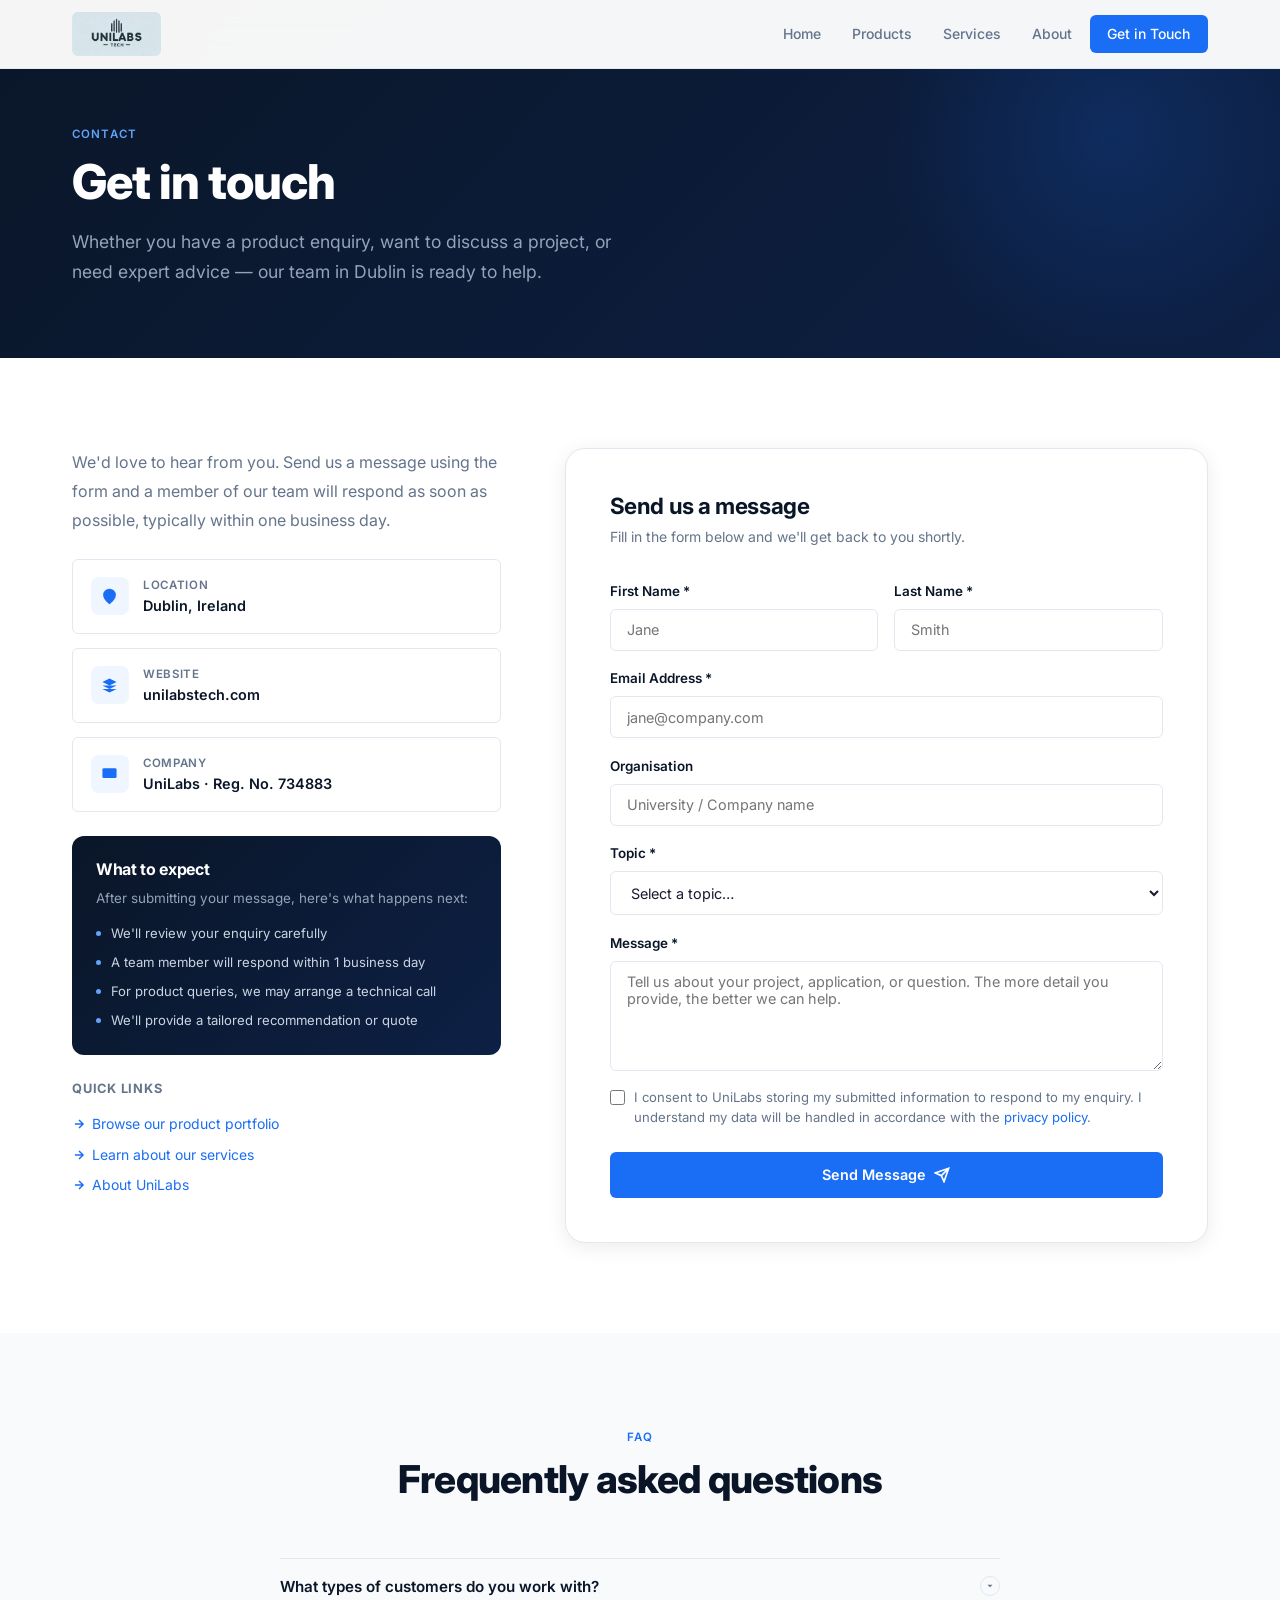
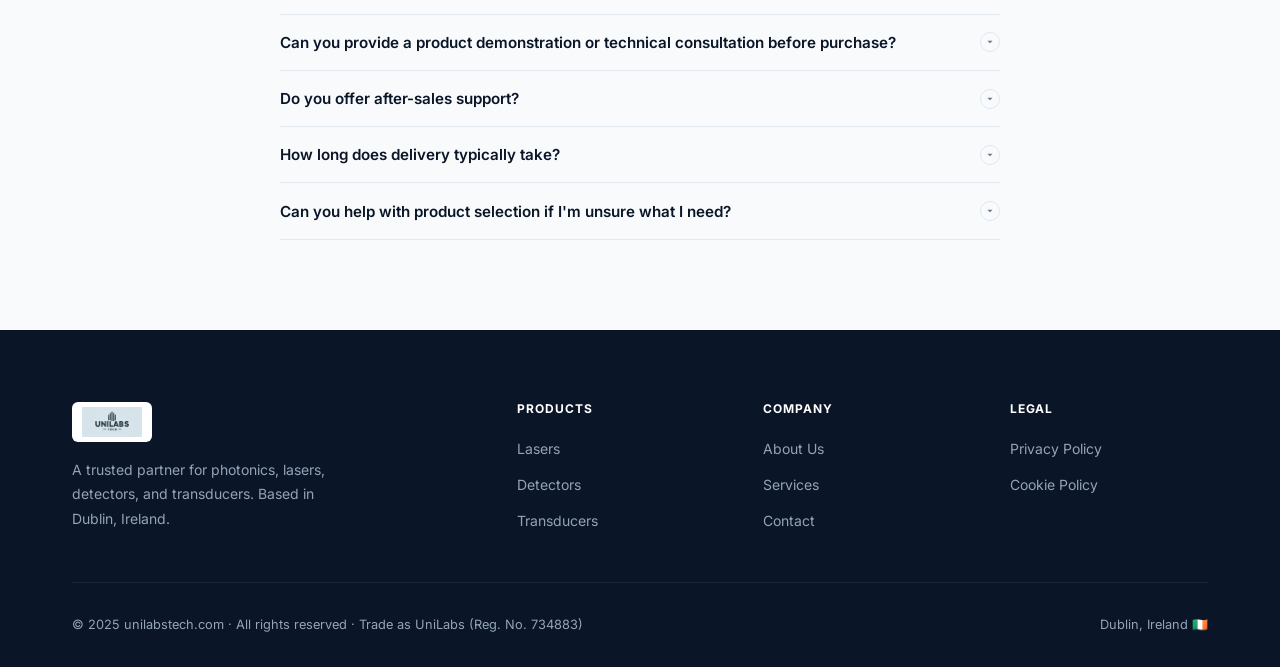
<file: contact.html>
<!DOCTYPE html>
<html lang="en">
<head>
  <meta charset="UTF-8" />
  <meta name="viewport" content="width=device-width, initial-scale=1.0" />
  <title>Contact | UniLabs Tech</title>
  <meta name="description" content="Get in touch with the UniLabs team in Dublin, Ireland. Enquire about products, services, or request a consultation." />
  <link rel="preconnect" href="https://fonts.googleapis.com" />
  <link rel="preconnect" href="https://fonts.gstatic.com" crossorigin />
  <link href="https://fonts.googleapis.com/css2?family=Inter:wght@300;400;500;600;700;800&display=swap" rel="stylesheet" />
  <link rel="icon" type="image/x-icon" href="assets/favicon.ico" />
  <link rel="icon" type="image/png" sizes="32x32" href="assets/favicon-32.png" />
  <link rel="icon" type="image/svg+xml" href="assets/favicon.svg" />
  <link rel="apple-touch-icon" href="assets/apple-touch-icon.png" />
  <link rel="stylesheet" href="css/style.css" />
  <style>
    /* ── Contact layout ── */
    .contact-layout {
      display: grid;
      grid-template-columns: 1fr 1.5fr;
      gap: 4rem;
      align-items: start;
    }

    /* ── Info panel ── */
    .contact-info { display: flex; flex-direction: column; gap: 1.5rem; }
    .contact-info > p { font-size: 1rem; color: var(--text-muted); line-height: 1.8; }

    .info-items { display: flex; flex-direction: column; gap: 0.85rem; }
    .info-item {
      display: flex; align-items: center; gap: 0.9rem;
      padding: 1rem 1.1rem;
      background: white;
      border: 1px solid var(--border);
      border-radius: var(--radius-sm);
      transition: border-color var(--transition);
    }
    .info-item:hover { border-color: var(--accent); }
    .info-item-icon {
      width: 38px; height: 38px;
      background: var(--accent-light);
      border-radius: 8px;
      display: flex; align-items: center; justify-content: center;
      flex-shrink: 0;
    }
    .info-item-icon svg { width: 17px; height: 17px; fill: var(--accent); }
    .info-label { font-size: 0.72rem; font-weight: 600; text-transform: uppercase; letter-spacing: 0.06em; color: var(--text-muted); }
    .info-value { font-size: 0.9rem; font-weight: 600; color: var(--primary); }

    .response-box {
      background: linear-gradient(135deg, var(--primary), var(--primary-light));
      border-radius: var(--radius);
      padding: 1.5rem;
      color: #94a3b8;
    }
    .response-box h4 { color: white; font-size: 1rem; margin-bottom: 0.5rem; }
    .response-box p { font-size: 0.84rem; line-height: 1.65; }
    .response-list { display: flex; flex-direction: column; gap: 0.5rem; margin-top: 0.85rem; }
    .response-bullet {
      display: flex; align-items: center; gap: 0.6rem;
      font-size: 0.82rem; color: #cbd5e1;
    }
    .response-bullet::before {
      content: '';
      width: 5px; height: 5px;
      background: #60a5fa; border-radius: 50%;
      flex-shrink: 0;
    }

    /* ── Form card ── */
    .form-card {
      background: white;
      border: 1px solid var(--border);
      border-radius: var(--radius-lg);
      padding: 2.75rem;
      box-shadow: var(--shadow);
    }
    .form-card h2 { font-size: 1.4rem; margin-bottom: 0.4rem; }
    .form-card > p { font-size: 0.875rem; color: var(--text-muted); margin-bottom: 2rem; }

    .form-success {
      display: none;
      text-align: center;
      padding: 3rem 1rem;
    }
    .form-success .success-icon {
      width: 64px; height: 64px;
      background: #d1fae5;
      border-radius: 50%;
      display: flex; align-items: center; justify-content: center;
      margin: 0 auto 1.25rem;
    }
    .form-success .success-icon svg { width: 30px; height: 30px; fill: #059669; }
    .form-success h3 { font-size: 1.25rem; margin-bottom: 0.6rem; }
    .form-success p { font-size: 0.9rem; color: var(--text-muted); max-width: 320px; margin: 0 auto; line-height: 1.65; }

    /* ── FAQ ── */
    .faq-list { display: flex; flex-direction: column; gap: 0; }
    .faq-item {
      border-bottom: 1px solid var(--border);
      overflow: hidden;
    }
    .faq-item:first-child { border-top: 1px solid var(--border); }
    .faq-toggle {
      width: 100%;
      background: none; border: none;
      display: flex; align-items: center; justify-content: space-between;
      padding: 1.1rem 0;
      text-align: left;
      cursor: pointer;
      gap: 1rem;
    }
    .faq-q { font-size: 0.95rem; font-weight: 600; color: var(--primary); }
    .faq-chevron {
      width: 20px; height: 20px; flex-shrink: 0;
      border: 1px solid var(--border); border-radius: 50%;
      display: flex; align-items: center; justify-content: center;
      transition: all var(--transition);
    }
    .faq-chevron svg { width: 10px; height: 10px; fill: var(--text-muted); transition: transform var(--transition); }
    .faq-item.open .faq-chevron { background: var(--accent); border-color: var(--accent); }
    .faq-item.open .faq-chevron svg { fill: white; transform: rotate(180deg); }
    .faq-body {
      max-height: 0; overflow: hidden;
      transition: max-height 0.3s ease, padding 0.3s ease;
    }
    .faq-body p { font-size: 0.875rem; color: var(--text-muted); line-height: 1.75; padding-bottom: 1.1rem; }
    .faq-item.open .faq-body { max-height: 200px; }

    @media (max-width: 960px) {
      .contact-layout { grid-template-columns: 1fr; }
    }
  </style>
</head>
<body>

<!-- NAV -->
<nav class="nav" id="mainNav">
  <div class="nav-inner">
    <a href="index.html" class="logo">
      <img src="assets/logo.jpeg" alt="UniLabs Tech" class="nav-logo-img" />
    </a>
    <ul class="nav-links" id="navLinks">
      <li><a href="index.html">Home</a></li>
      <li><a href="products.html">Products</a></li>
      <li><a href="services.html">Services</a></li>
      <li><a href="about.html">About</a></li>
      <li class="nav-cta"><a href="contact.html">Get in Touch</a></li>
    </ul>
    <button class="hamburger" id="hamburger" aria-label="Toggle menu" aria-expanded="false">
      <span></span><span></span><span></span>
    </button>
  </div>
</nav>

<!-- PAGE HERO -->
<div class="page-hero">
  <div class="container page-hero-inner">
    <span class="label">Contact</span>
    <h1>Get in touch</h1>
    <p>Whether you have a product enquiry, want to discuss a project, or need expert advice — our team in Dublin is ready to help.</p>
  </div>
</div>

<!-- CONTACT MAIN -->
<section class="section">
  <div class="container">
    <div class="contact-layout">

      <!-- Left: info -->
      <div class="contact-info" data-reveal>
        <p>We'd love to hear from you. Send us a message using the form and a member of our team will respond as soon as possible, typically within one business day.</p>

        <div class="info-items">
          <div class="info-item">
            <div class="info-item-icon">
              <svg viewBox="0 0 24 24"><path d="M21 10c0 7-9 13-9 13s-9-6-9-13a9 9 0 0118 0z"/><circle cx="12" cy="10" r="3"/></svg>
            </div>
            <div>
              <div class="info-label">Location</div>
              <div class="info-value">Dublin, Ireland</div>
            </div>
          </div>
          <div class="info-item">
            <div class="info-item-icon">
              <svg viewBox="0 0 24 24"><path d="M12 2L2 7l10 5 10-5-10-5zM2 17l10 5 10-5M2 12l10 5 10-5"/></svg>
            </div>
            <div>
              <div class="info-label">Website</div>
              <div class="info-value">unilabstech.com</div>
            </div>
          </div>
          <div class="info-item">
            <div class="info-item-icon">
              <svg viewBox="0 0 24 24"><rect x="2" y="3" width="20" height="14" rx="2"/><path d="M8 21h8M12 17v4"/></svg>
            </div>
            <div>
              <div class="info-label">Company</div>
              <div class="info-value">UniLabs · Reg. No. 734883</div>
            </div>
          </div>
        </div>

        <div class="response-box">
          <h4>What to expect</h4>
          <p>After submitting your message, here's what happens next:</p>
          <div class="response-list">
            <div class="response-bullet">We'll review your enquiry carefully</div>
            <div class="response-bullet">A team member will respond within 1 business day</div>
            <div class="response-bullet">For product queries, we may arrange a technical call</div>
            <div class="response-bullet">We'll provide a tailored recommendation or quote</div>
          </div>
        </div>

        <!-- Quick links -->
        <div>
          <div style="font-size:0.8rem;font-weight:700;letter-spacing:0.06em;text-transform:uppercase;color:var(--text-muted);margin-bottom:0.85rem;">Quick Links</div>
          <div style="display:flex;flex-direction:column;gap:0.5rem;">
            <a href="products.html" style="font-size:0.875rem;color:var(--accent);display:flex;align-items:center;gap:6px;">
              <svg width="14" height="14" viewBox="0 0 24 24" fill="none" stroke="currentColor" stroke-width="2.5"><path d="M5 12h14M12 5l7 7-7 7"/></svg>
              Browse our product portfolio
            </a>
            <a href="services.html" style="font-size:0.875rem;color:var(--accent);display:flex;align-items:center;gap:6px;">
              <svg width="14" height="14" viewBox="0 0 24 24" fill="none" stroke="currentColor" stroke-width="2.5"><path d="M5 12h14M12 5l7 7-7 7"/></svg>
              Learn about our services
            </a>
            <a href="about.html" style="font-size:0.875rem;color:var(--accent);display:flex;align-items:center;gap:6px;">
              <svg width="14" height="14" viewBox="0 0 24 24" fill="none" stroke="currentColor" stroke-width="2.5"><path d="M5 12h14M12 5l7 7-7 7"/></svg>
              About UniLabs
            </a>
          </div>
        </div>
      </div>

      <!-- Right: form -->
      <div class="form-card" data-reveal>
        <h2>Send us a message</h2>
        <p>Fill in the form below and we'll get back to you shortly.</p>

        <form id="contactForm">
          <div class="form-row">
            <div class="form-group">
              <label for="fname">First Name *</label>
              <input type="text" id="fname" name="first_name" class="form-control" placeholder="Jane" required />
            </div>
            <div class="form-group">
              <label for="lname">Last Name *</label>
              <input type="text" id="lname" name="last_name" class="form-control" placeholder="Smith" required />
            </div>
          </div>

          <div class="form-group">
            <label for="email">Email Address *</label>
            <input type="email" id="email" name="email" class="form-control" placeholder="jane@company.com" required />
          </div>

          <div class="form-group">
            <label for="org">Organisation</label>
            <input type="text" id="org" name="organisation" class="form-control" placeholder="University / Company name" />
          </div>

          <div class="form-group">
            <label for="topic">Topic *</label>
            <select id="topic" name="topic" class="form-control" required>
              <option value="">Select a topic…</option>
              <option value="Product Enquiry">Product Enquiry</option>
              <option value="Request a Quote">Request a Quote</option>
              <option value="Optical Engineering Consultation">Optical Engineering Consultation</option>
              <option value="Partnership / Collaboration">Partnership / Collaboration</option>
              <option value="Technical Support">Technical Support</option>
              <option value="Other">Other</option>
            </select>
          </div>

          <div class="form-group">
            <label for="message">Message *</label>
            <textarea id="message" name="message" class="form-control" rows="5" placeholder="Tell us about your project, application, or question. The more detail you provide, the better we can help." required></textarea>
          </div>

          <div class="checkbox-wrap">
            <input type="checkbox" id="consent" required />
            <label for="consent">I consent to UniLabs storing my submitted information to respond to my enquiry. I understand my data will be handled in accordance with the <a href="#" style="color:var(--accent)">privacy policy</a>.</label>
          </div>

          <button type="submit" class="btn btn-primary" style="width:100%;justify-content:center;padding:0.9rem;">
            Send Message
            <svg width="16" height="16" viewBox="0 0 24 24" fill="none" stroke="currentColor" stroke-width="2.5"><path d="M22 2L11 13M22 2L15 22l-4-9-9-4 20-7z"/></svg>
          </button>
        </form>

        <div class="form-success" id="formSuccess">
          <div class="success-icon">
            <svg viewBox="0 0 24 24"><path d="M20 6L9 17l-5-5"/></svg>
          </div>
          <h3>Message sent!</h3>
          <p>Thank you for reaching out. We've received your message and will get back to you within one business day.</p>
        </div>
      </div>
    </div>
  </div>
</section>

<!-- FAQ -->
<section class="section section-alt">
  <div class="container">
    <div style="max-width:720px;margin:0 auto">
      <div class="section-header" style="text-align:center">
        <span class="label">FAQ</span>
        <h2 class="section-title">Frequently asked questions</h2>
      </div>

      <div class="faq-list">
        <div class="faq-item">
          <button class="faq-toggle" aria-expanded="false">
            <span class="faq-q">What types of customers do you work with?</span>
            <div class="faq-chevron"><svg viewBox="0 0 24 24"><path d="M6 9l6 6 6-6"/></svg></div>
          </button>
          <div class="faq-body">
            <p>We work with a broad range of customers including university research groups, industrial R&D labs, defence and security organisations, medical device companies, and environmental monitoring agencies. If your work involves photonics, sensing, or measurement, we're likely able to help.</p>
          </div>
        </div>

        <div class="faq-item">
          <button class="faq-toggle" aria-expanded="false">
            <span class="faq-q">Can you provide a product demonstration or technical consultation before purchase?</span>
            <div class="faq-chevron"><svg viewBox="0 0 24 24"><path d="M6 9l6 6 6-6"/></svg></div>
          </button>
          <div class="faq-body">
            <p>Yes. We encourage customers to engage with us early in their procurement process. We can arrange technical consultations, connect you with manufacturer specialists, and in some cases coordinate product demonstrations. Just get in touch with your requirements.</p>
          </div>
        </div>

        <div class="faq-item">
          <button class="faq-toggle" aria-expanded="false">
            <span class="faq-q">Do you offer after-sales support?</span>
            <div class="faq-chevron"><svg viewBox="0 0 24 24"><path d="M6 9l6 6 6-6"/></svg></div>
          </button>
          <div class="faq-body">
            <p>Absolutely. After-sales support is a core part of what we offer. As your local representative, we act as the first point of contact for any technical issues, warranty queries, or ongoing support needs — backed by the resources of our manufacturing partners.</p>
          </div>
        </div>

        <div class="faq-item">
          <button class="faq-toggle" aria-expanded="false">
            <span class="faq-q">How long does delivery typically take?</span>
            <div class="faq-chevron"><svg viewBox="0 0 24 24"><path d="M6 9l6 6 6-6"/></svg></div>
          </button>
          <div class="faq-body">
            <p>Lead times vary depending on the product and partner. Many items are available from stock or with short lead times, while custom or specialised configurations may take longer. We'll always confirm lead times upfront when you place an order or request a quote.</p>
          </div>
        </div>

        <div class="faq-item">
          <button class="faq-toggle" aria-expanded="false">
            <span class="faq-q">Can you help with product selection if I'm unsure what I need?</span>
            <div class="faq-chevron"><svg viewBox="0 0 24 24"><path d="M6 9l6 6 6-6"/></svg></div>
          </button>
          <div class="faq-body">
            <p>Yes — this is one of the most valuable things we do. Rather than listing products and leaving you to figure it out, we take the time to understand your application and performance requirements, then recommend the most appropriate solution. There's no obligation to purchase after a consultation.</p>
          </div>
        </div>
      </div>
    </div>
  </div>
</section>

<!-- FOOTER -->
<footer class="footer">
  <div class="container">
    <div class="footer-grid">
      <div class="footer-brand">
        <a href="index.html" class="logo">
          <img src="assets/logo.jpeg" alt="UniLabs Tech" class="footer-logo-img" />
        </a>
        <p>A trusted partner for photonics, lasers, detectors, and transducers. Based in Dublin, Ireland.</p>
      </div>
      <div class="footer-col">
        <h5>Products</h5>
        <ul>
          <li><a href="products.html#lasers">Lasers</a></li>
          <li><a href="products.html#detectors">Detectors</a></li>
          <li><a href="products.html#transducers">Transducers</a></li>
        </ul>
      </div>
      <div class="footer-col">
        <h5>Company</h5>
        <ul>
          <li><a href="about.html">About Us</a></li>
          <li><a href="services.html">Services</a></li>
          <li><a href="contact.html">Contact</a></li>
        </ul>
      </div>
      <div class="footer-col">
        <h5>Legal</h5>
        <ul>
          <li><a href="#">Privacy Policy</a></li>
          <li><a href="#">Cookie Policy</a></li>
        </ul>
      </div>
    </div>
    <div class="footer-bottom">
      <span>© 2025 unilabstech.com · All rights reserved · Trade as UniLabs (Reg. No. 734883)</span>
      <span>Dublin, Ireland 🇮🇪</span>
    </div>
  </div>
</footer>

<script src="js/main.js"></script>
<script>
  // FAQ accordion
  document.querySelectorAll('.faq-toggle').forEach(btn => {
    btn.addEventListener('click', () => {
      const item = btn.closest('.faq-item');
      const isOpen = item.classList.contains('open');
      document.querySelectorAll('.faq-item').forEach(i => i.classList.remove('open'));
      if (!isOpen) item.classList.add('open');
    });
  });
</script>
</body>
</html>
</file>
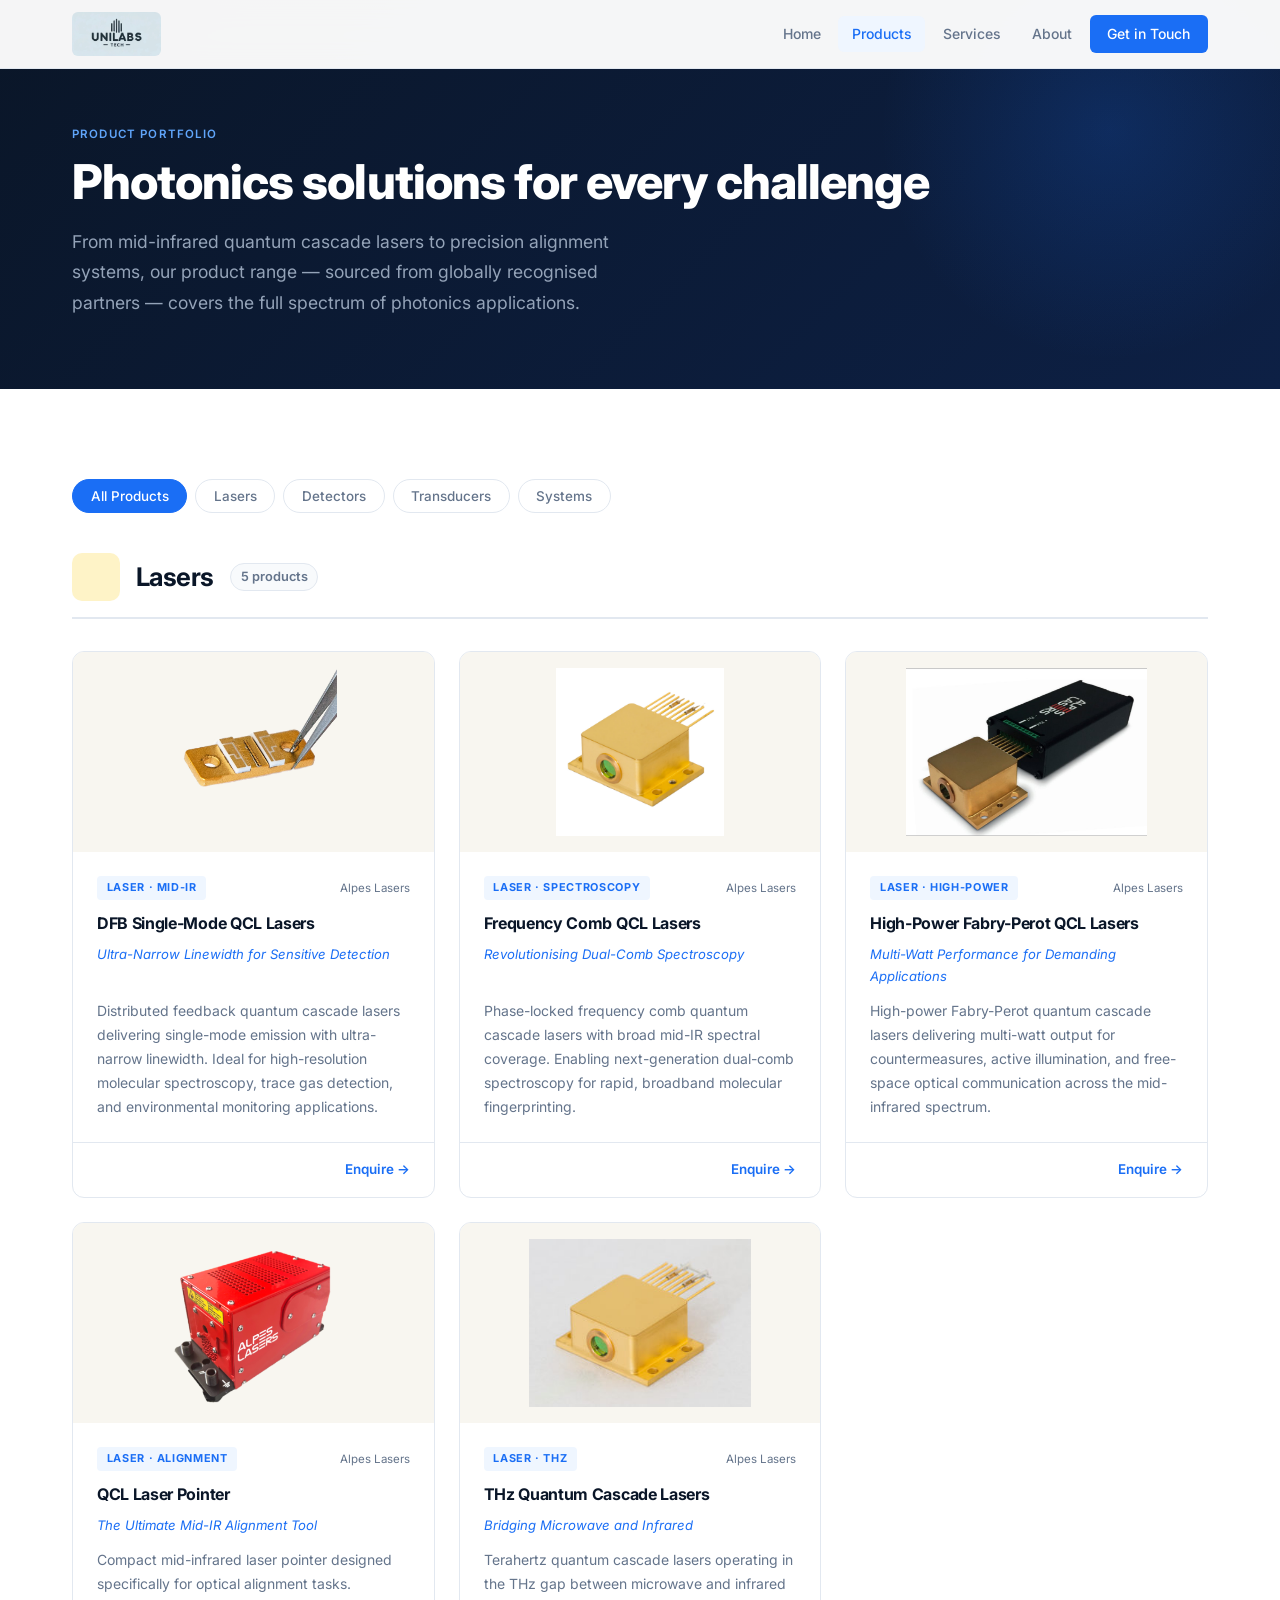
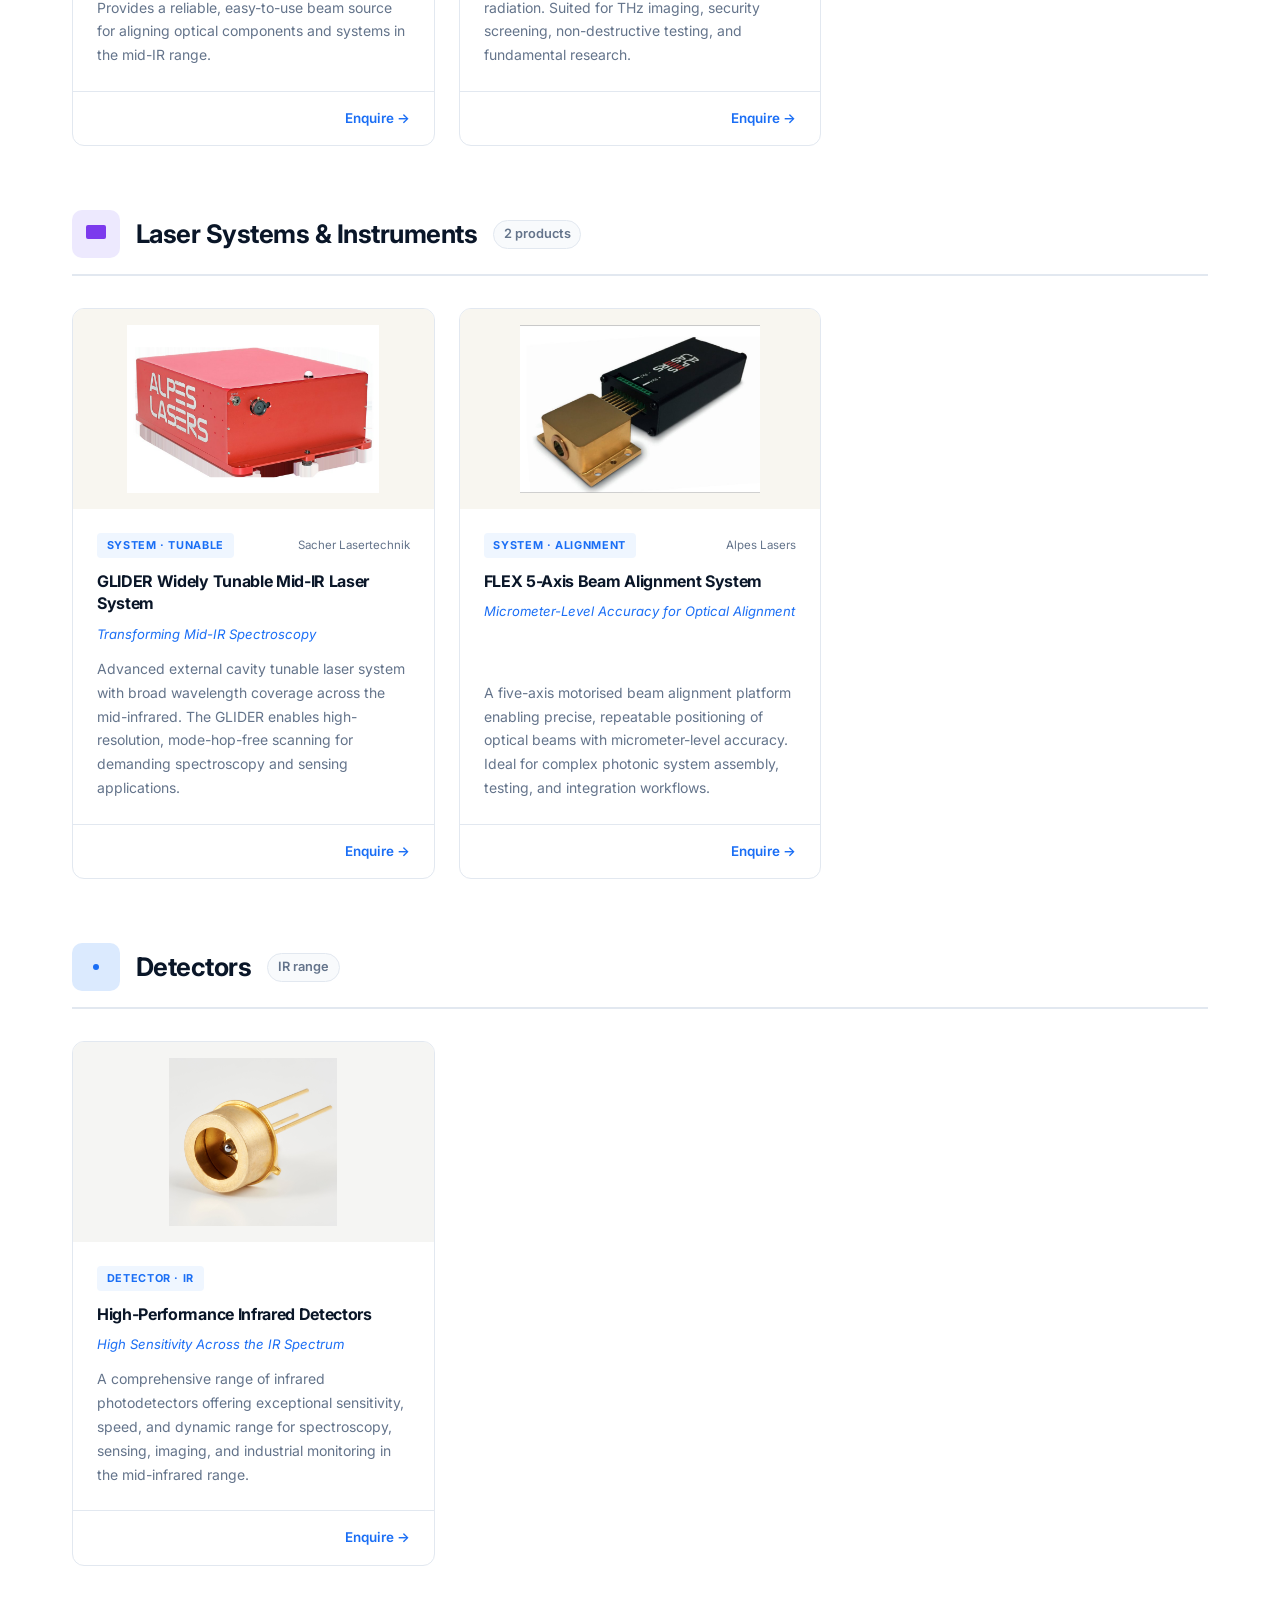
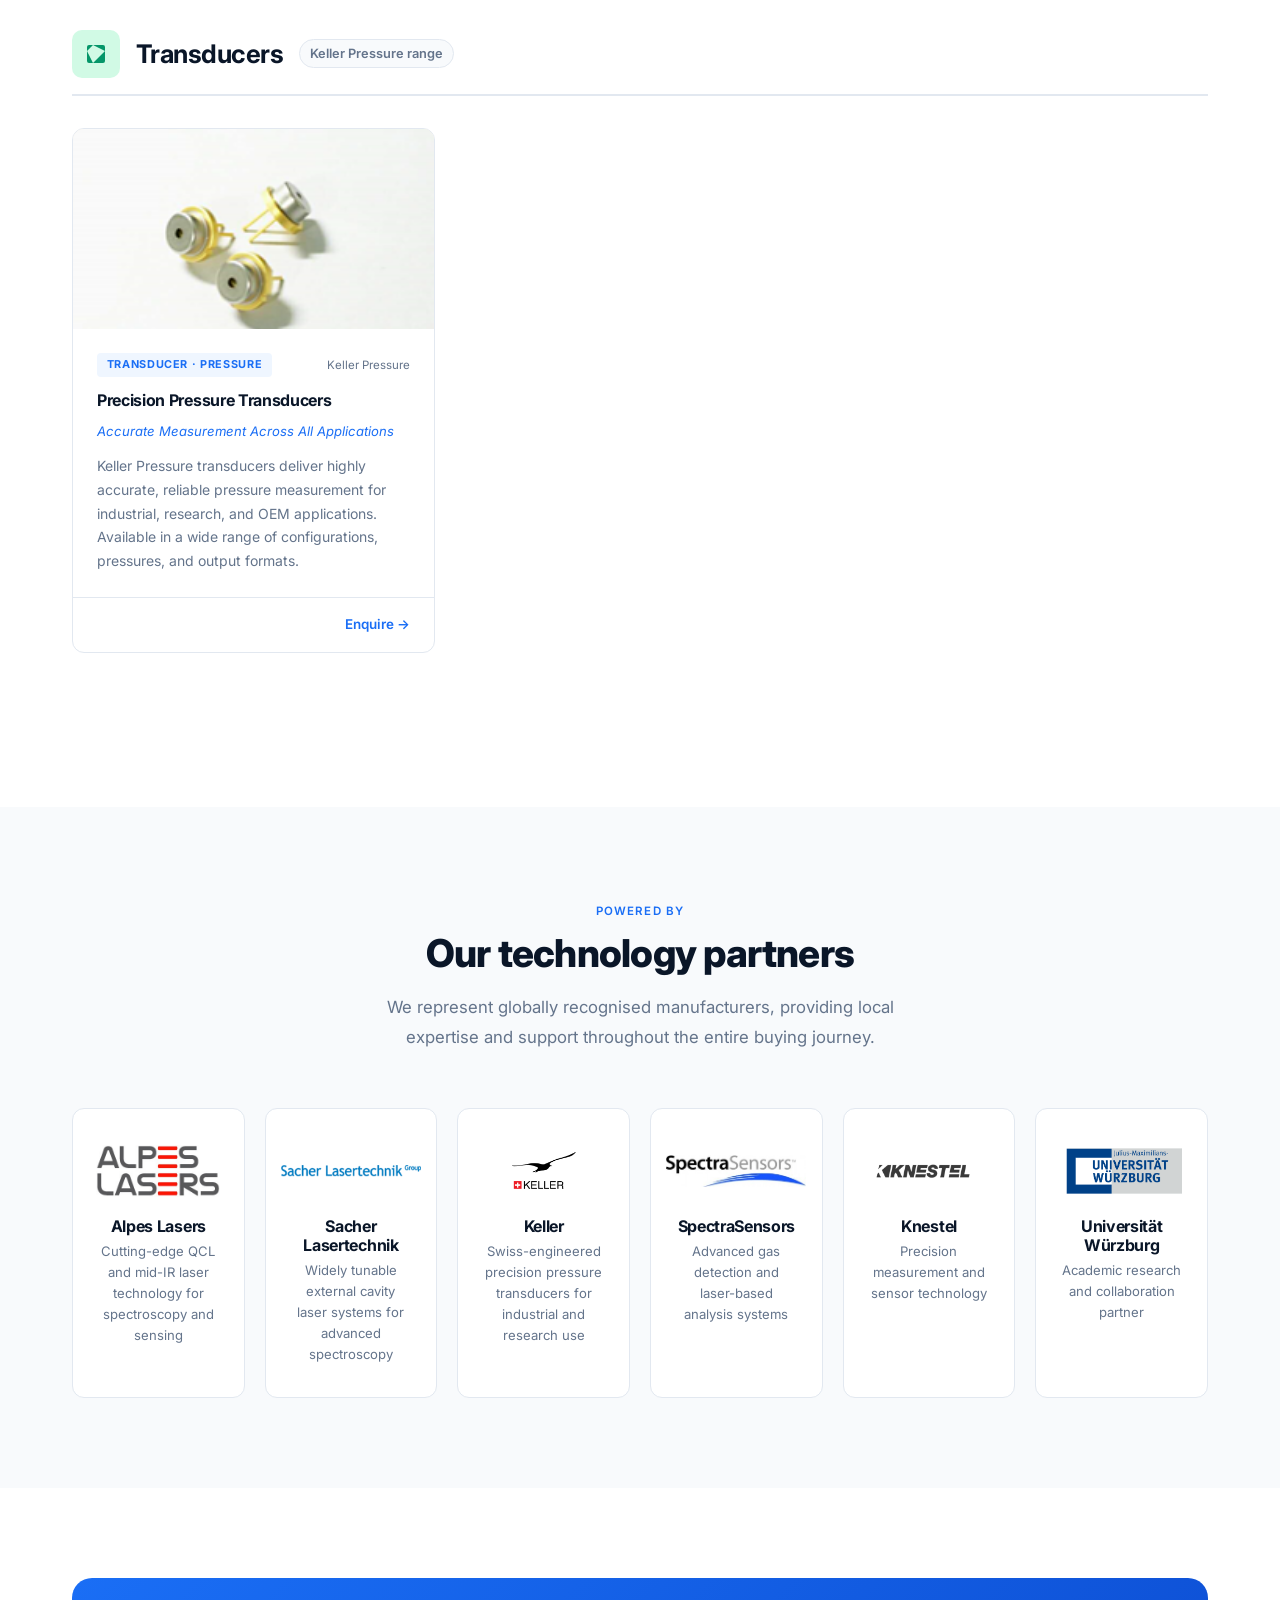
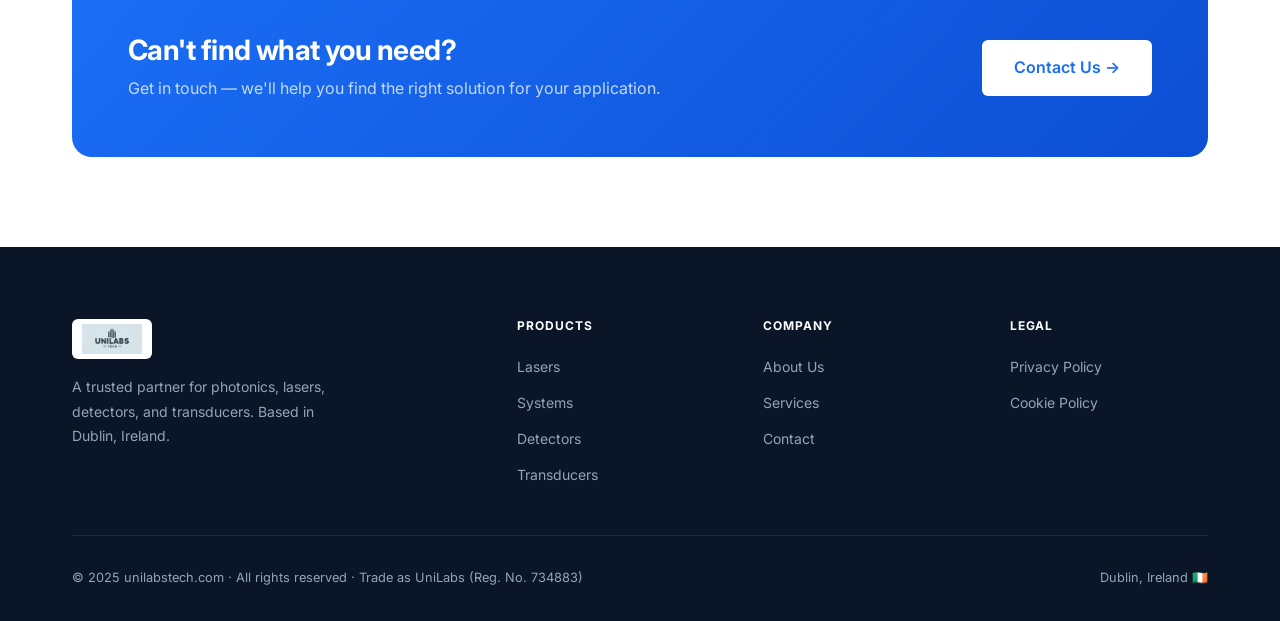
<file: products.html>
<!DOCTYPE html>
<html lang="en">
<head>
  <meta charset="UTF-8" />
  <meta name="viewport" content="width=device-width, initial-scale=1.0" />
  <title>Products | UniLabs Tech</title>
  <meta name="description" content="Explore UniLabs' full range of photonics products: QCL lasers, infrared detectors, pressure transducers, and alignment systems from leading global brands." />
  <link rel="preconnect" href="https://fonts.googleapis.com" />
  <link rel="preconnect" href="https://fonts.gstatic.com" crossorigin />
  <link href="https://fonts.googleapis.com/css2?family=Inter:wght@300;400;500;600;700;800&display=swap" rel="stylesheet" />
  <link rel="icon" type="image/x-icon" href="assets/favicon.ico" />
  <link rel="icon" type="image/png" sizes="32x32" href="assets/favicon-32.png" />
  <link rel="icon" type="image/svg+xml" href="assets/favicon.svg" />
  <link rel="apple-touch-icon" href="assets/apple-touch-icon.png" />
  <link rel="stylesheet" href="css/style.css" />
  <style>
    /* ── Filter tabs ── */
    .filter-bar {
      display: flex;
      gap: 0.5rem;
      flex-wrap: wrap;
      margin-bottom: 2.5rem;
    }
    .filter-btn {
      padding: 0.5rem 1.1rem;
      border: 1px solid var(--border);
      border-radius: 20px;
      background: white;
      font-size: 0.84rem;
      font-weight: 500;
      color: var(--text-muted);
      cursor: pointer;
      transition: all var(--transition);
    }
    .filter-btn:hover { border-color: var(--accent); color: var(--accent); }
    .filter-btn.active {
      background: var(--accent);
      border-color: var(--accent);
      color: white;
    }

    /* ── Products grid ── */
    .products-grid {
      display: grid;
      grid-template-columns: repeat(auto-fill, minmax(320px, 1fr));
      gap: 1.5rem;
    }

    .product-card {
      background: white;
      border: 1px solid var(--border);
      border-radius: var(--radius);
      overflow: hidden;
      transition: all var(--transition);
      display: flex;
      flex-direction: column;
    }
    .product-card:hover {
      border-color: var(--accent);
      box-shadow: 0 6px 28px rgba(26,110,245,0.1);
      transform: translateY(-2px);
    }

    .product-card-head {
      height: 200px;
      position: relative;
      overflow: hidden;
      background: #f1f5f9;
    }

    .pc-head-img {
      width: 100%;
      height: 100%;
      object-fit: cover;
      object-position: center;
      transition: transform 0.4s ease;
    }

    .product-card:hover .pc-head-img {
      transform: scale(1.05);
    }

    .product-card-body { padding: 1.5rem; flex: 1; display: flex; flex-direction: column; }

    .product-meta {
      display: flex; align-items: center; justify-content: space-between;
      margin-bottom: 0.75rem;
    }
    .product-tag {
      font-size: 0.68rem; font-weight: 700;
      letter-spacing: 0.06em; text-transform: uppercase;
      color: var(--accent); background: var(--accent-light);
      padding: 0.22rem 0.6rem; border-radius: 4px;
    }
    .product-partner {
      font-size: 0.72rem; color: var(--text-muted);
    }

    .product-card h3 { font-size: 1rem; margin-bottom: 0.5rem; line-height: 1.4; }
    .product-card .tagline {
      font-size: 0.82rem; color: var(--accent);
      font-style: italic; margin-bottom: 0.75rem;
    }
    .product-card p { font-size: 0.875rem; color: var(--text-muted); line-height: 1.7; flex: 1; }

    .product-card-foot {
      padding: 1rem 1.5rem;
      border-top: 1px solid var(--border);
      display: flex;
      justify-content: flex-end;
    }
    .product-link {
      font-size: 0.84rem; font-weight: 600;
      color: var(--accent);
      display: inline-flex; align-items: center; gap: 6px;
      transition: gap var(--transition);
    }
    .product-card:hover .product-link { gap: 10px; }

    /* ── Category anchor sections ── */
    .cat-section { margin-bottom: 4rem; }
    .cat-section-header {
      display: flex; align-items: center; gap: 1rem;
      margin-bottom: 2rem;
      padding-bottom: 1rem;
      border-bottom: 2px solid var(--border);
    }
    .cat-section-header h2 { font-size: 1.6rem; }
    .cat-count {
      font-size: 0.8rem; font-weight: 600;
      color: var(--text-muted);
      background: var(--bg-alt);
      border: 1px solid var(--border);
      padding: 0.2rem 0.6rem;
      border-radius: 20px;
    }

    /* ── Partners section ── */
    .partners-cards {
      display: grid;
      grid-template-columns: repeat(auto-fill, minmax(160px, 1fr));
      gap: 1.25rem;
    }
    .pcard {
      background: white;
      border: 1px solid var(--border);
      border-radius: var(--radius);
      padding: 2rem 1.5rem;
      text-align: center;
      transition: all var(--transition);
    }
    .pcard:hover { border-color: var(--accent); box-shadow: var(--shadow); transform: translateY(-2px); }
    .pcard-emoji { font-size: 2.2rem; display: block; margin-bottom: 1rem; }
    .pcard h4 { font-size: 1rem; margin-bottom: 0.3rem; }
    .pcard p { font-size: 0.82rem; color: var(--text-muted); }

    @media (max-width: 700px) {
      .products-grid { grid-template-columns: 1fr; }
      .partners-cards { grid-template-columns: repeat(2, 1fr); }
    }
  </style>
</head>
<body>

<!-- NAV -->
<nav class="nav" id="mainNav">
  <div class="nav-inner">
    <a href="index.html" class="logo">
      <img src="assets/logo.jpeg" alt="UniLabs Tech" class="nav-logo-img" />
    </a>
    <ul class="nav-links" id="navLinks">
      <li><a href="index.html">Home</a></li>
      <li><a href="products.html">Products</a></li>
      <li><a href="services.html">Services</a></li>
      <li><a href="about.html">About</a></li>
      <li class="nav-cta"><a href="contact.html">Get in Touch</a></li>
    </ul>
    <button class="hamburger" id="hamburger" aria-label="Toggle menu" aria-expanded="false">
      <span></span><span></span><span></span>
    </button>
  </div>
</nav>

<!-- PAGE HERO -->
<div class="page-hero">
  <div class="container page-hero-inner">
    <span class="label">Product Portfolio</span>
    <h1>Photonics solutions for every challenge</h1>
    <p>From mid-infrared quantum cascade lasers to precision alignment systems, our product range — sourced from globally recognised partners — covers the full spectrum of photonics applications.</p>
  </div>
</div>

<!-- MAIN CONTENT -->
<section class="section">
  <div class="container">

    <!-- Filter bar -->
    <div class="filter-bar">
      <button class="filter-btn active" data-filter="all">All Products</button>
      <button class="filter-btn" data-filter="laser">Lasers</button>
      <button class="filter-btn" data-filter="detector">Detectors</button>
      <button class="filter-btn" data-filter="transducer">Transducers</button>
      <button class="filter-btn" data-filter="system">Systems</button>
    </div>

    <!-- LASERS -->
    <div class="cat-section" id="lasers">
      <div class="cat-section-header">
        <div class="icon-box amber">
          <svg viewBox="0 0 24 24"><path d="M12 2v4M12 18v4M4.93 4.93l2.83 2.83M16.24 16.24l2.83 2.83M2 12h4M18 12h4M4.93 19.07l2.83-2.83M16.24 7.76l2.83-2.83"/></svg>
        </div>
        <h2>Lasers</h2>
        <span class="cat-count">5 products</span>
      </div>
      <div class="products-grid">

        <div class="product-card" data-category="laser" data-reveal>
          <div class="product-card-head">
            <img src="assets/dfb-qcl.png" alt="DFB QCL Laser" class="pc-head-img" style="object-fit:contain;padding:1rem;background:#f8f6f0;" />
          </div>
          <div class="product-card-body">
            <div class="product-meta">
              <span class="product-tag">Laser · Mid-IR</span>
              <span class="product-partner">Alpes Lasers</span>
            </div>
            <h3>DFB Single-Mode QCL Lasers</h3>
            <p class="tagline">Ultra-Narrow Linewidth for Sensitive Detection</p>
            <p>Distributed feedback quantum cascade lasers delivering single-mode emission with ultra-narrow linewidth. Ideal for high-resolution molecular spectroscopy, trace gas detection, and environmental monitoring applications.</p>
          </div>
          <div class="product-card-foot">
            <a href="contact.html" class="product-link">Enquire →</a>
          </div>
        </div>

        <div class="product-card" data-category="laser" data-reveal>
          <div class="product-card-head">
            <img src="assets/hhl-package.jpg" alt="Frequency Comb QCL" class="pc-head-img" style="object-fit:contain;padding:1rem;background:#f8f6f0;" />
          </div>
          <div class="product-card-body">
            <div class="product-meta">
              <span class="product-tag">Laser · Spectroscopy</span>
              <span class="product-partner">Alpes Lasers</span>
            </div>
            <h3>Frequency Comb QCL Lasers</h3>
            <p class="tagline">Revolutionising Dual-Comb Spectroscopy</p>
            <p>Phase-locked frequency comb quantum cascade lasers with broad mid-IR spectral coverage. Enabling next-generation dual-comb spectroscopy for rapid, broadband molecular fingerprinting.</p>
          </div>
          <div class="product-card-foot">
            <a href="contact.html" class="product-link">Enquire →</a>
          </div>
        </div>

        <div class="product-card" data-category="laser" data-reveal>
          <div class="product-card-head">
            <img src="assets/hp-fp-qcl.jpg" alt="High-Power FP QCL" class="pc-head-img" style="object-fit:contain;padding:1rem;background:#f8f6f0;" />
          </div>
          <div class="product-card-body">
            <div class="product-meta">
              <span class="product-tag">Laser · High-Power</span>
              <span class="product-partner">Alpes Lasers</span>
            </div>
            <h3>High-Power Fabry-Perot QCL Lasers</h3>
            <p class="tagline">Multi-Watt Performance for Demanding Applications</p>
            <p>High-power Fabry-Perot quantum cascade lasers delivering multi-watt output for countermeasures, active illumination, and free-space optical communication across the mid-infrared spectrum.</p>
          </div>
          <div class="product-card-foot">
            <a href="contact.html" class="product-link">Enquire →</a>
          </div>
        </div>

        <div class="product-card" data-category="laser" data-reveal>
          <div class="product-card-head">
            <img src="assets/qcl-pointer.png" alt="QCL Laser Pointer" class="pc-head-img" style="object-fit:contain;padding:1rem;background:#f8f6f0;" />
          </div>
          <div class="product-card-body">
            <div class="product-meta">
              <span class="product-tag">Laser · Alignment</span>
              <span class="product-partner">Alpes Lasers</span>
            </div>
            <h3>QCL Laser Pointer</h3>
            <p class="tagline">The Ultimate Mid-IR Alignment Tool</p>
            <p>Compact mid-infrared laser pointer designed specifically for optical alignment tasks. Provides a reliable, easy-to-use beam source for aligning optical components and systems in the mid-IR range.</p>
          </div>
          <div class="product-card-foot">
            <a href="contact.html" class="product-link">Enquire →</a>
          </div>
        </div>

        <div class="product-card" data-category="laser" data-reveal>
          <div class="product-card-head">
            <img src="assets/thz-qcl-clean.jpg" alt="THz QCL" class="pc-head-img" style="object-fit:contain;padding:1rem;background:#f8f6f0;" />
          </div>
          <div class="product-card-body">
            <div class="product-meta">
              <span class="product-tag">Laser · THz</span>
              <span class="product-partner">Alpes Lasers</span>
            </div>
            <h3>THz Quantum Cascade Lasers</h3>
            <p class="tagline">Bridging Microwave and Infrared</p>
            <p>Terahertz quantum cascade lasers operating in the THz gap between microwave and infrared radiation. Suited for THz imaging, security screening, non-destructive testing, and fundamental research.</p>
          </div>
          <div class="product-card-foot">
            <a href="contact.html" class="product-link">Enquire →</a>
          </div>
        </div>

      </div>
    </div><!-- /lasers -->

    <!-- SYSTEMS -->
    <div class="cat-section" id="systems">
      <div class="cat-section-header">
        <div class="icon-box purple">
          <svg viewBox="0 0 24 24"><rect x="2" y="3" width="20" height="14" rx="2"/><path d="M8 21h8M12 17v4"/></svg>
        </div>
        <h2>Laser Systems & Instruments</h2>
        <span class="cat-count">2 products</span>
      </div>
      <div class="products-grid">

        <div class="product-card" data-category="system" data-reveal>
          <div class="product-card-head">
            <img src="assets/glider-system.jpg" alt="GLIDER System" class="pc-head-img" style="object-fit:contain;padding:1rem;background:#f8f6f0;" />
          </div>
          <div class="product-card-body">
            <div class="product-meta">
              <span class="product-tag">System · Tunable</span>
              <span class="product-partner">Sacher Lasertechnik</span>
            </div>
            <h3>GLIDER Widely Tunable Mid-IR Laser System</h3>
            <p class="tagline">Transforming Mid-IR Spectroscopy</p>
            <p>Advanced external cavity tunable laser system with broad wavelength coverage across the mid-infrared. The GLIDER enables high-resolution, mode-hop-free scanning for demanding spectroscopy and sensing applications.</p>
          </div>
          <div class="product-card-foot">
            <a href="contact.html" class="product-link">Enquire →</a>
          </div>
        </div>

        <div class="product-card" data-category="system" data-reveal>
          <div class="product-card-head">
            <img src="assets/hp-fp-qcl.jpg" alt="FLEX Alignment System" class="pc-head-img" style="object-fit:contain;padding:1rem;background:#f8f6f0;" />
          </div>
          <div class="product-card-body">
            <div class="product-meta">
              <span class="product-tag">System · Alignment</span>
              <span class="product-partner">Alpes Lasers</span>
            </div>
            <h3>FLEX 5-Axis Beam Alignment System</h3>
            <p class="tagline">Micrometer-Level Accuracy for Optical Alignment</p>
            <p>A five-axis motorised beam alignment platform enabling precise, repeatable positioning of optical beams with micrometer-level accuracy. Ideal for complex photonic system assembly, testing, and integration workflows.</p>
          </div>
          <div class="product-card-foot">
            <a href="contact.html" class="product-link">Enquire →</a>
          </div>
        </div>

      </div>
    </div><!-- /systems -->

    <!-- DETECTORS -->
    <div class="cat-section" id="detectors">
      <div class="cat-section-header">
        <div class="icon-box blue">
          <svg viewBox="0 0 24 24"><circle cx="12" cy="12" r="3"/><path d="M12 1v4M12 19v4M4.22 4.22l2.83 2.83M16.95 16.95l2.83 2.83M1 12h4M19 12h4M4.22 19.78l2.83-2.83M16.95 7.05l2.83-2.83"/></svg>
        </div>
        <h2>Detectors</h2>
        <span class="cat-count">IR range</span>
      </div>
      <div class="products-grid">

        <div class="product-card" data-category="detector" data-reveal>
          <div class="product-card-head">
            <img src="assets/vigo-detector.jpg" alt="IR Detectors" class="pc-head-img" style="object-fit:contain;padding:1rem;background:#f5f5f3;" />
          </div>
          <div class="product-card-body">
            <div class="product-meta">
              <span class="product-tag">Detector · IR</span>
            </div>
            <h3>High-Performance Infrared Detectors</h3>
            <p class="tagline">High Sensitivity Across the IR Spectrum</p>
            <p>A comprehensive range of infrared photodetectors offering exceptional sensitivity, speed, and dynamic range for spectroscopy, sensing, imaging, and industrial monitoring in the mid-infrared range.</p>
          </div>
          <div class="product-card-foot">
            <a href="contact.html" class="product-link">Enquire →</a>
          </div>
        </div>

      </div>
    </div><!-- /detectors -->

    <!-- TRANSDUCERS -->
    <div class="cat-section" id="transducers">
      <div class="cat-section-header">
        <div class="icon-box green">
          <svg viewBox="0 0 24 24"><path d="M9 3H5a2 2 0 00-2 2v4m6-6h10a2 2 0 012 2v4M9 3v18m0 0h10a2 2 0 002-2V9M9 21H5a2 2 0 01-2-2V9m0 0h18"/></svg>
        </div>
        <h2>Transducers</h2>
        <span class="cat-count">Keller Pressure range</span>
      </div>
      <div class="products-grid">

        <div class="product-card" data-category="transducer" data-reveal>
          <div class="product-card-head">
            <img src="assets/transducers.png" alt="Pressure Transducers" class="pc-head-img" style="object-position: center 30%; background:#f8f4e8;" />
          </div>
          <div class="product-card-body">
            <div class="product-meta">
              <span class="product-tag">Transducer · Pressure</span>
              <span class="product-partner">Keller Pressure</span>
            </div>
            <h3>Precision Pressure Transducers</h3>
            <p class="tagline">Accurate Measurement Across All Applications</p>
            <p>Keller Pressure transducers deliver highly accurate, reliable pressure measurement for industrial, research, and OEM applications. Available in a wide range of configurations, pressures, and output formats.</p>
          </div>
          <div class="product-card-foot">
            <a href="contact.html" class="product-link">Enquire →</a>
          </div>
        </div>

      </div>
    </div><!-- /transducers -->

  </div>
</section>

<!-- PARTNERS -->
<section class="section section-alt">
  <div class="container">
    <div class="section-header" style="text-align:center">
      <span class="label">Powered By</span>
      <h2 class="section-title">Our technology partners</h2>
      <p class="section-desc" style="margin:0 auto">We represent globally recognised manufacturers, providing local expertise and support throughout the entire buying journey.</p>
    </div>
    <div class="partners-cards">
      <div class="pcard" data-reveal>
        <div class="partner-logo-wrap">
          <img src="assets/partner2.jpeg" alt="Alpes Lasers" class="partner-logo-img" />
        </div>
        <h4>Alpes Lasers</h4>
        <p>Cutting-edge QCL and mid-IR laser technology for spectroscopy and sensing</p>
      </div>
      <div class="pcard" data-reveal>
        <div class="partner-logo-wrap">
          <img src="assets/partner3.png" alt="Sacher Lasertechnik" class="partner-logo-img" />
        </div>
        <h4>Sacher Lasertechnik</h4>
        <p>Widely tunable external cavity laser systems for advanced spectroscopy</p>
      </div>
      <div class="pcard" data-reveal>
        <div class="partner-logo-wrap">
          <img src="assets/keller.png" alt="Keller" class="partner-logo-img" />
        </div>
        <h4>Keller</h4>
        <p>Swiss-engineered precision pressure transducers for industrial and research use</p>
      </div>
      <div class="pcard" data-reveal>
        <div class="partner-logo-wrap">
          <img src="assets/partner1.png" alt="SpectraSensors" class="partner-logo-img" />
        </div>
        <h4>SpectraSensors</h4>
        <p>Advanced gas detection and laser-based analysis systems</p>
      </div>
      <div class="pcard" data-reveal>
        <div class="partner-logo-wrap">
          <img src="assets/partner3-4.png" alt="Knestel" class="partner-logo-img" />
        </div>
        <h4>Knestel</h4>
        <p>Precision measurement and sensor technology</p>
      </div>
      <div class="pcard" data-reveal>
        <div class="partner-logo-wrap">
          <img src="assets/partner2-5.png" alt="Universität Würzburg" class="partner-logo-img" />
        </div>
        <h4>Universität Würzburg</h4>
        <p>Academic research and collaboration partner</p>
      </div>
    </div>
  </div>
</section>

<!-- CTA -->
<section class="section">
  <div class="container">
    <div class="cta-banner" style="background:linear-gradient(135deg,var(--accent),#0d4fd4);border-radius:var(--radius-lg);padding:3.5rem;display:flex;align-items:center;justify-content:space-between;gap:2rem;flex-wrap:wrap;">
      <div>
        <h2 style="color:white;font-size:1.75rem;margin-bottom:0.5rem;">Can't find what you need?</h2>
        <p style="color:rgba(255,255,255,0.75)">Get in touch — we'll help you find the right solution for your application.</p>
      </div>
      <a href="contact.html" class="btn btn-lg" style="background:white;color:var(--accent);">Contact Us →</a>
    </div>
  </div>
</section>

<!-- FOOTER -->
<footer class="footer">
  <div class="container">
    <div class="footer-grid">
      <div class="footer-brand">
        <a href="index.html" class="logo">
          <img src="assets/logo.jpeg" alt="UniLabs Tech" class="footer-logo-img" />
        </a>
        <p>A trusted partner for photonics, lasers, detectors, and transducers. Based in Dublin, Ireland.</p>
      </div>
      <div class="footer-col">
        <h5>Products</h5>
        <ul>
          <li><a href="#lasers">Lasers</a></li>
          <li><a href="#systems">Systems</a></li>
          <li><a href="#detectors">Detectors</a></li>
          <li><a href="#transducers">Transducers</a></li>
        </ul>
      </div>
      <div class="footer-col">
        <h5>Company</h5>
        <ul>
          <li><a href="about.html">About Us</a></li>
          <li><a href="services.html">Services</a></li>
          <li><a href="contact.html">Contact</a></li>
        </ul>
      </div>
      <div class="footer-col">
        <h5>Legal</h5>
        <ul>
          <li><a href="#">Privacy Policy</a></li>
          <li><a href="#">Cookie Policy</a></li>
        </ul>
      </div>
    </div>
    <div class="footer-bottom">
      <span>© 2025 unilabstech.com · All rights reserved · Trade as UniLabs (Reg. No. 734883)</span>
      <span>Dublin, Ireland 🇮🇪</span>
    </div>
  </div>
</footer>

<script src="js/main.js"></script>
</body>
</html>
</file>
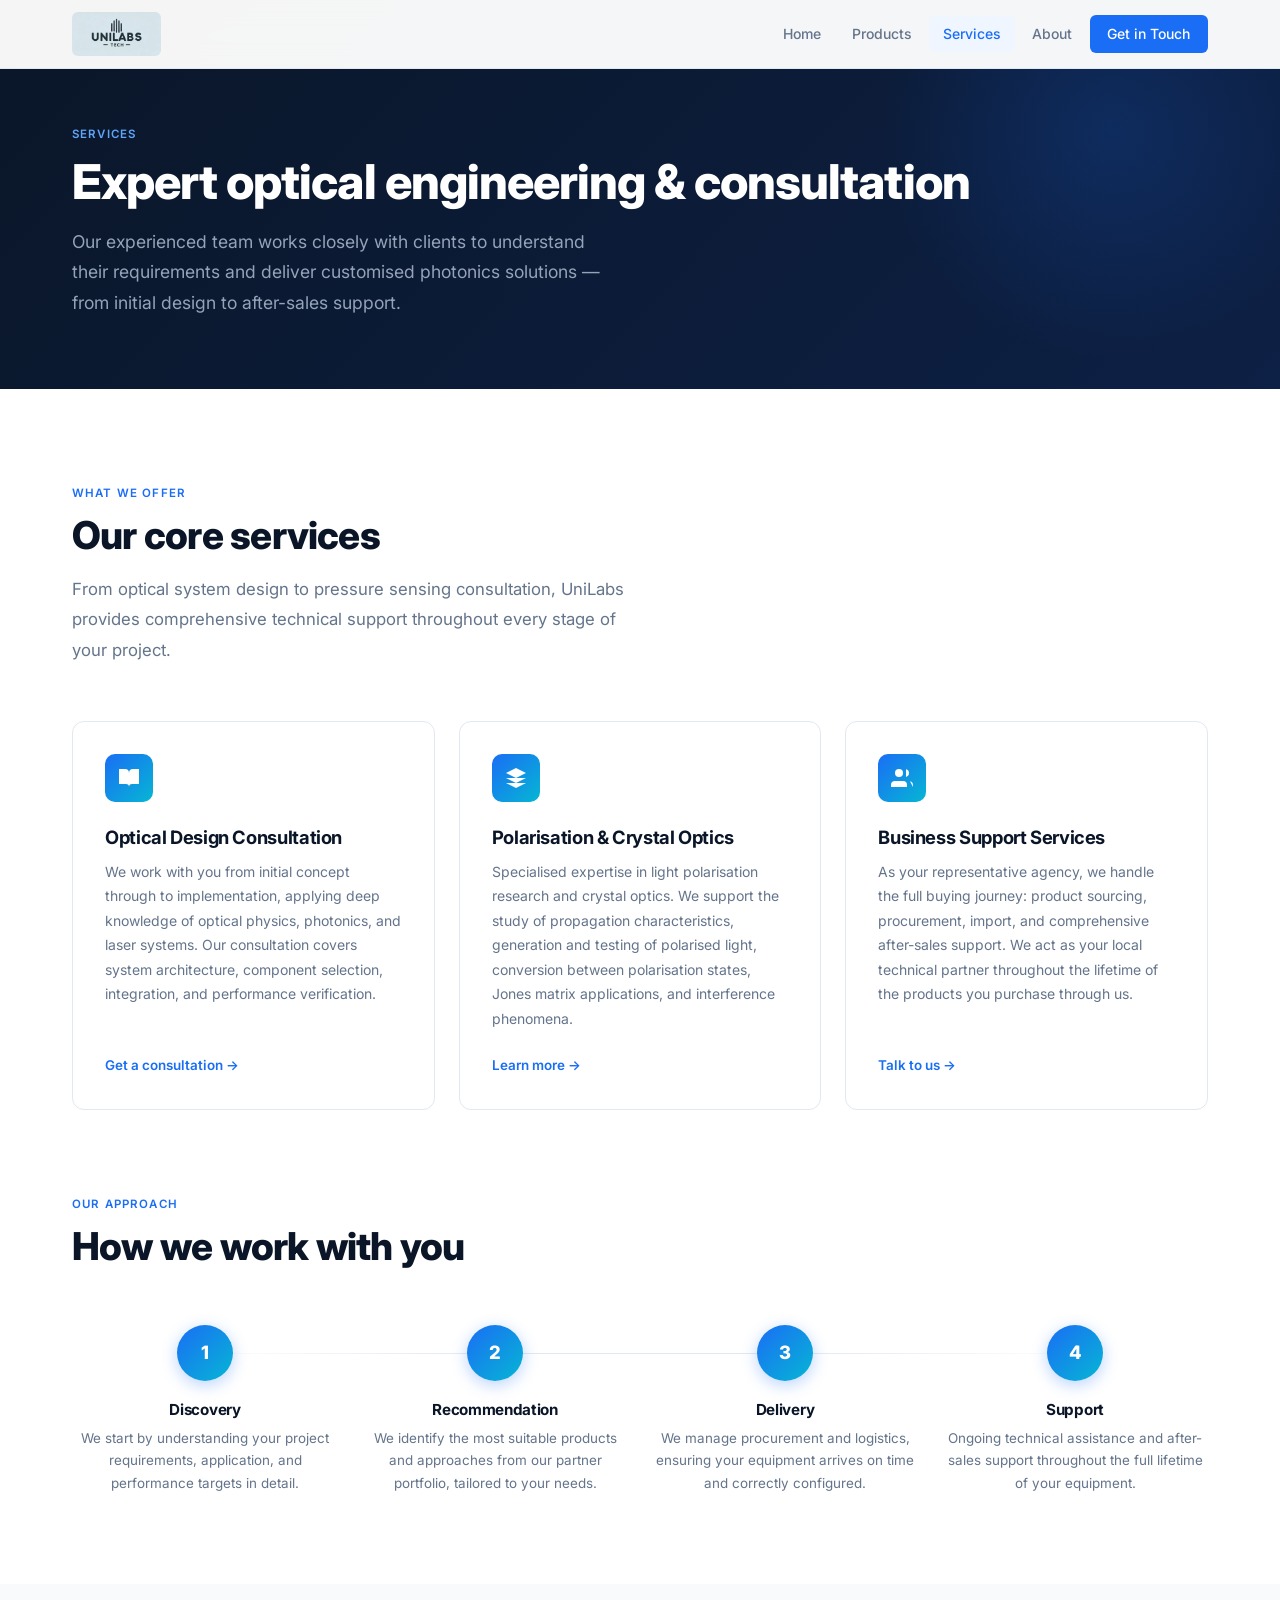
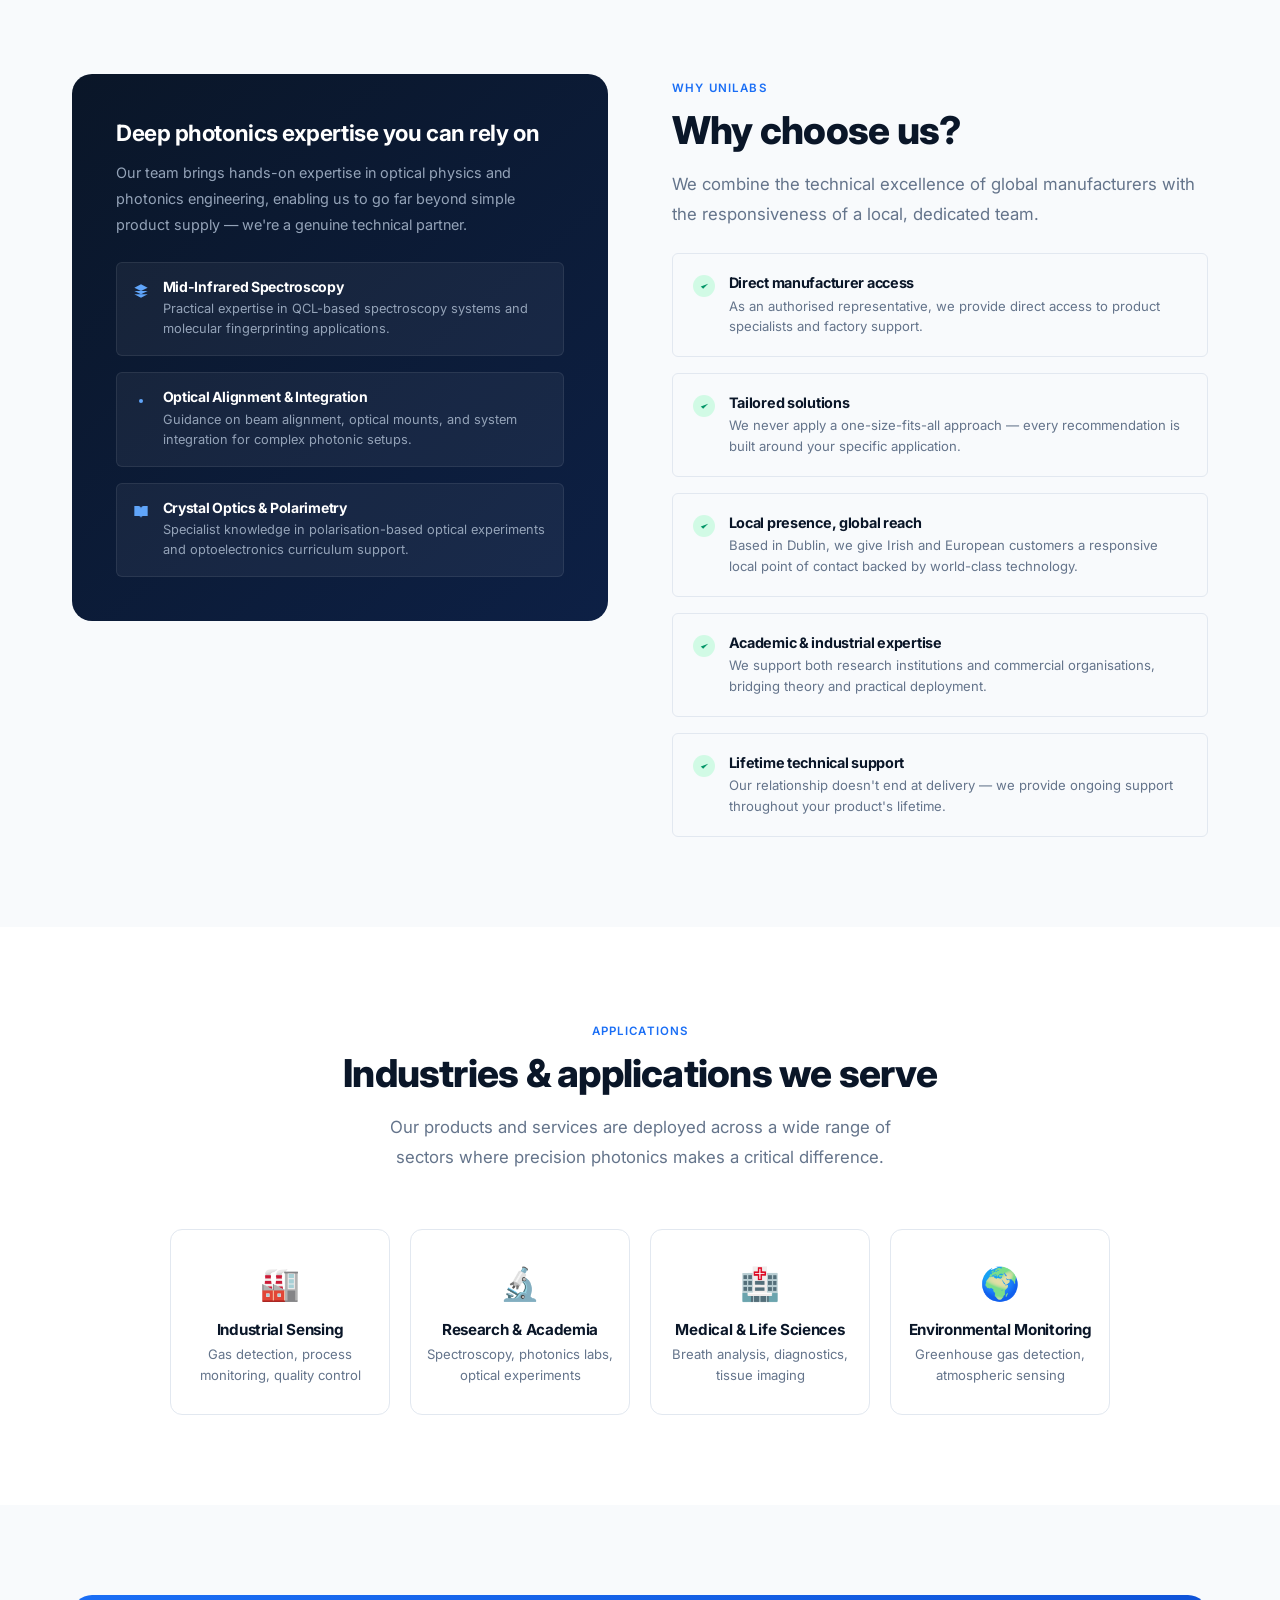
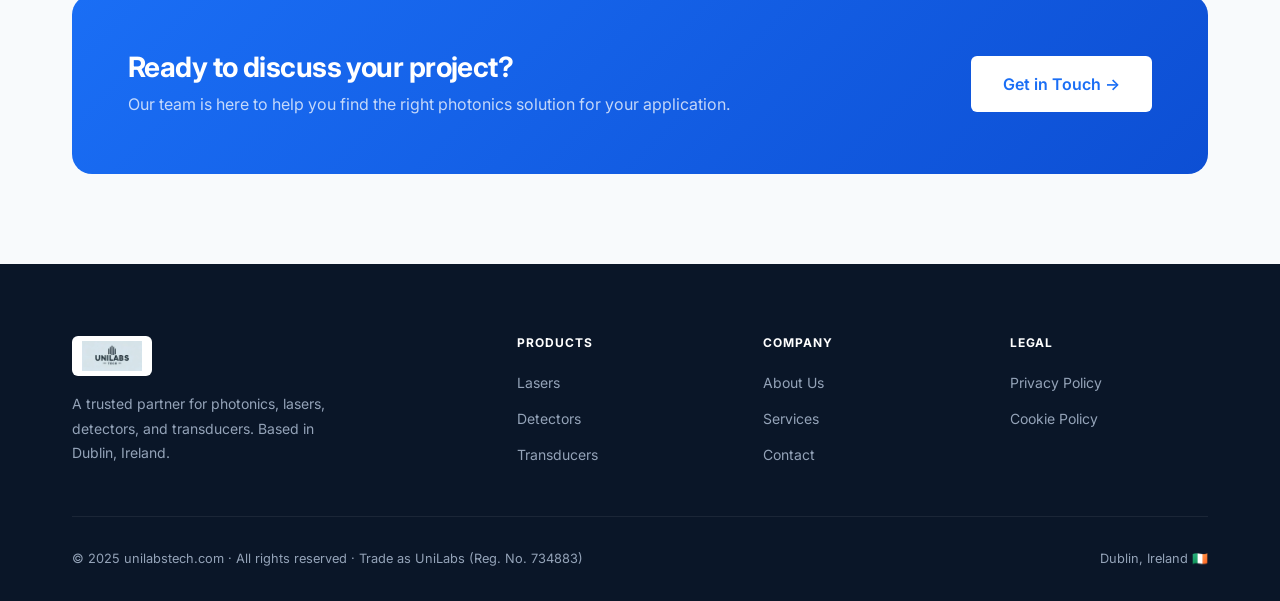
<file: services.html>
<!DOCTYPE html>
<html lang="en">
<head>
  <meta charset="UTF-8" />
  <meta name="viewport" content="width=device-width, initial-scale=1.0" />
  <title>Services | UniLabs Tech</title>
  <meta name="description" content="UniLabs offers expert optical engineering consultation, polarisation research services, and comprehensive business support for photonics applications." />
  <link rel="preconnect" href="https://fonts.googleapis.com" />
  <link rel="preconnect" href="https://fonts.gstatic.com" crossorigin />
  <link href="https://fonts.googleapis.com/css2?family=Inter:wght@300;400;500;600;700;800&display=swap" rel="stylesheet" />
  <link rel="icon" type="image/x-icon" href="assets/favicon.ico" />
  <link rel="icon" type="image/png" sizes="32x32" href="assets/favicon-32.png" />
  <link rel="icon" type="image/svg+xml" href="assets/favicon.svg" />
  <link rel="apple-touch-icon" href="assets/apple-touch-icon.png" />
  <link rel="stylesheet" href="css/style.css" />
  <style>
    /* ── Service cards ── */
    .services-main {
      display: grid;
      grid-template-columns: repeat(3, 1fr);
      gap: 1.5rem;
      margin-bottom: 5rem;
    }
    .svc-card {
      background: white;
      border: 1px solid var(--border);
      border-radius: var(--radius);
      padding: 2rem;
      display: flex;
      flex-direction: column;
      transition: all var(--transition);
    }
    .svc-card:hover {
      border-color: var(--accent);
      box-shadow: 0 8px 32px rgba(26,110,245,0.1);
      transform: translateY(-3px);
    }
    .svc-card .icon-box { margin-bottom: 1.5rem; }
    .svc-card h3 { font-size: 1.15rem; margin-bottom: 0.75rem; }
    .svc-card p { font-size: 0.875rem; color: var(--text-muted); line-height: 1.75; flex: 1; }
    .svc-card-link {
      display: inline-flex; align-items: center; gap: 6px;
      font-size: 0.84rem; font-weight: 600; color: var(--accent);
      margin-top: 1.5rem;
      transition: gap var(--transition);
    }
    .svc-card:hover .svc-card-link { gap: 10px; }

    /* ── How we work ── */
    .process-steps {
      display: grid;
      grid-template-columns: repeat(4, 1fr);
      gap: 1.5rem;
      position: relative;
    }
    .process-steps::before {
      content: '';
      position: absolute;
      top: 28px; left: 10%; right: 10%;
      height: 1px;
      background: linear-gradient(90deg, transparent, var(--border), var(--border), transparent);
    }
    .process-step { text-align: center; position: relative; }
    .step-num {
      width: 56px; height: 56px;
      background: linear-gradient(135deg, var(--accent), var(--cyan));
      border-radius: 50%;
      display: flex; align-items: center; justify-content: center;
      font-size: 1.15rem; font-weight: 800; color: white;
      margin: 0 auto 1.25rem;
      box-shadow: 0 4px 16px rgba(26,110,245,0.3);
    }
    .process-step h4 { font-size: 0.95rem; margin-bottom: 0.5rem; }
    .process-step p { font-size: 0.84rem; color: var(--text-muted); line-height: 1.65; }

    /* ── Expertise detail ── */
    .expertise-grid {
      display: grid;
      grid-template-columns: 1fr 1fr;
      gap: 4rem;
      align-items: start;
    }
    .expertise-panel {
      background: linear-gradient(140deg, var(--primary), var(--primary-light));
      border-radius: var(--radius-lg);
      padding: 2.75rem;
    }
    .expertise-panel h3 { font-size: 1.4rem; color: white; margin-bottom: 0.75rem; line-height: 1.35; }
    .expertise-panel p { font-size: 0.9rem; color: #94a3b8; line-height: 1.8; margin-bottom: 1.5rem; }
    .expertise-list { display: flex; flex-direction: column; gap: 1rem; }
    .expertise-item {
      display: flex; gap: 0.85rem;
      padding: 1rem;
      background: rgba(255,255,255,0.05);
      border: 1px solid rgba(255,255,255,0.08);
      border-radius: var(--radius-sm);
    }
    .expertise-item h5 { font-size: 0.875rem; color: white; margin-bottom: 0.25rem; }
    .expertise-item p { font-size: 0.8rem; color: #94a3b8; line-height: 1.55; margin: 0; }
    .expertise-icon { flex-shrink: 0; margin-top: 2px; }
    .expertise-icon svg { width: 16px; height: 16px; fill: #60a5fa; }

    .expertise-features { display: flex; flex-direction: column; gap: 1rem; }
    .ef-item {
      display: flex; align-items: flex-start; gap: 0.85rem;
      padding: 1.25rem;
      border: 1px solid var(--border);
      border-radius: var(--radius-sm);
      transition: all var(--transition);
    }
    .ef-item:hover { border-color: var(--accent); background: var(--accent-light); }
    .ef-check {
      width: 22px; height: 22px;
      background: #d1fae5; border-radius: 50%;
      display: flex; align-items: center; justify-content: center;
      flex-shrink: 0; margin-top: 1px;
    }
    .ef-check svg { width: 11px; height: 11px; fill: #059669; }
    .ef-item h5 { font-size: 0.9rem; margin-bottom: 0.25rem; }
    .ef-item p { font-size: 0.82rem; color: var(--text-muted); line-height: 1.55; }

    /* ── Testimonial/quote band ── */
    .quote-band {
      background: var(--accent-light);
      border-left: 4px solid var(--accent);
      border-radius: var(--radius-sm);
      padding: 2rem;
      margin: 3rem 0;
    }
    .quote-band blockquote {
      font-size: 1.1rem;
      color: var(--primary);
      font-weight: 500;
      line-height: 1.75;
      font-style: italic;
    }
    .quote-band cite { display: block; font-size: 0.82rem; color: var(--text-muted); margin-top: 0.75rem; font-style: normal; }

    @media (max-width: 960px) {
      .services-main { grid-template-columns: 1fr; }
      .process-steps { grid-template-columns: repeat(2, 1fr); }
      .process-steps::before { display: none; }
      .expertise-grid { grid-template-columns: 1fr; }
    }
    @media (max-width: 600px) {
      .process-steps { grid-template-columns: 1fr; }
    }
  </style>
</head>
<body>

<!-- NAV -->
<nav class="nav" id="mainNav">
  <div class="nav-inner">
    <a href="index.html" class="logo">
      <img src="assets/logo.jpeg" alt="UniLabs Tech" class="nav-logo-img" />
    </a>
    <ul class="nav-links" id="navLinks">
      <li><a href="index.html">Home</a></li>
      <li><a href="products.html">Products</a></li>
      <li><a href="services.html">Services</a></li>
      <li><a href="about.html">About</a></li>
      <li class="nav-cta"><a href="contact.html">Get in Touch</a></li>
    </ul>
    <button class="hamburger" id="hamburger" aria-label="Toggle menu" aria-expanded="false">
      <span></span><span></span><span></span>
    </button>
  </div>
</nav>

<!-- PAGE HERO -->
<div class="page-hero">
  <div class="container page-hero-inner">
    <span class="label">Services</span>
    <h1>Expert optical engineering & consultation</h1>
    <p>Our experienced team works closely with clients to understand their requirements and deliver customised photonics solutions — from initial design to after-sales support.</p>
  </div>
</div>

<!-- SERVICES OVERVIEW -->
<section class="section">
  <div class="container">
    <div class="section-header">
      <span class="label">What We Offer</span>
      <h2 class="section-title">Our core services</h2>
      <p class="section-desc">From optical system design to pressure sensing consultation, UniLabs provides comprehensive technical support throughout every stage of your project.</p>
    </div>
    <div class="services-main">

      <div class="svc-card" data-reveal>
        <div class="icon-box grad">
          <svg viewBox="0 0 24 24"><path d="M2 3h6a4 4 0 014 4v14a3 3 0 00-3-3H2z"/><path d="M22 3h-6a4 4 0 00-4 4v14a3 3 0 013-3h7z"/></svg>
        </div>
        <h3>Optical Design Consultation</h3>
        <p>We work with you from initial concept through to implementation, applying deep knowledge of optical physics, photonics, and laser systems. Our consultation covers system architecture, component selection, integration, and performance verification.</p>
        <a href="contact.html" class="svc-card-link">Get a consultation →</a>
      </div>

      <div class="svc-card" data-reveal>
        <div class="icon-box grad">
          <svg viewBox="0 0 24 24"><path d="M12 2L2 7l10 5 10-5-10-5zM2 17l10 5 10-5M2 12l10 5 10-5"/></svg>
        </div>
        <h3>Polarisation & Crystal Optics</h3>
        <p>Specialised expertise in light polarisation research and crystal optics. We support the study of propagation characteristics, generation and testing of polarised light, conversion between polarisation states, Jones matrix applications, and interference phenomena.</p>
        <a href="contact.html" class="svc-card-link">Learn more →</a>
      </div>

      <div class="svc-card" data-reveal>
        <div class="icon-box grad">
          <svg viewBox="0 0 24 24"><path d="M17 21v-2a4 4 0 00-4-4H5a4 4 0 00-4 4v2"/><circle cx="9" cy="7" r="4"/><path d="M23 21v-2a4 4 0 00-3-3.87M16 3.13a4 4 0 010 7.75"/></svg>
        </div>
        <h3>Business Support Services</h3>
        <p>As your representative agency, we handle the full buying journey: product sourcing, procurement, import, and comprehensive after-sales support. We act as your local technical partner throughout the lifetime of the products you purchase through us.</p>
        <a href="contact.html" class="svc-card-link">Talk to us →</a>
      </div>

    </div>

    <!-- How we work -->
    <div class="section-header">
      <span class="label">Our Approach</span>
      <h2 class="section-title">How we work with you</h2>
    </div>
    <div class="process-steps">
      <div class="process-step" data-reveal>
        <div class="step-num">1</div>
        <h4>Discovery</h4>
        <p>We start by understanding your project requirements, application, and performance targets in detail.</p>
      </div>
      <div class="process-step" data-reveal>
        <div class="step-num">2</div>
        <h4>Recommendation</h4>
        <p>We identify the most suitable products and approaches from our partner portfolio, tailored to your needs.</p>
      </div>
      <div class="process-step" data-reveal>
        <div class="step-num">3</div>
        <h4>Delivery</h4>
        <p>We manage procurement and logistics, ensuring your equipment arrives on time and correctly configured.</p>
      </div>
      <div class="process-step" data-reveal>
        <div class="step-num">4</div>
        <h4>Support</h4>
        <p>Ongoing technical assistance and after-sales support throughout the full lifetime of your equipment.</p>
      </div>
    </div>
  </div>
</section>

<!-- EXPERTISE DETAIL -->
<section class="section section-alt">
  <div class="container">
    <div class="expertise-grid">
      <div class="expertise-panel">
        <h3>Deep photonics expertise you can rely on</h3>
        <p>Our team brings hands-on expertise in optical physics and photonics engineering, enabling us to go far beyond simple product supply — we're a genuine technical partner.</p>
        <div class="expertise-list">
          <div class="expertise-item">
            <div class="expertise-icon">
              <svg viewBox="0 0 24 24"><path d="M12 2L2 7l10 5 10-5-10-5zM2 17l10 5 10-5M2 12l10 5 10-5"/></svg>
            </div>
            <div>
              <h5>Mid-Infrared Spectroscopy</h5>
              <p>Practical expertise in QCL-based spectroscopy systems and molecular fingerprinting applications.</p>
            </div>
          </div>
          <div class="expertise-item">
            <div class="expertise-icon">
              <svg viewBox="0 0 24 24"><circle cx="12" cy="12" r="3"/><path d="M12 1v4M12 19v4M4.22 4.22l2.83 2.83M16.95 16.95l2.83 2.83M1 12h4M19 12h4M4.22 19.78l2.83-2.83M16.95 7.05l2.83-2.83"/></svg>
            </div>
            <div>
              <h5>Optical Alignment & Integration</h5>
              <p>Guidance on beam alignment, optical mounts, and system integration for complex photonic setups.</p>
            </div>
          </div>
          <div class="expertise-item">
            <div class="expertise-icon">
              <svg viewBox="0 0 24 24"><path d="M2 3h6a4 4 0 014 4v14a3 3 0 00-3-3H2z"/><path d="M22 3h-6a4 4 0 00-4 4v14a3 3 0 013-3h7z"/></svg>
            </div>
            <div>
              <h5>Crystal Optics & Polarimetry</h5>
              <p>Specialist knowledge in polarisation-based optical experiments and optoelectronics curriculum support.</p>
            </div>
          </div>
        </div>
      </div>

      <div>
        <div class="section-header" style="margin-bottom:1.5rem">
          <span class="label">Why UniLabs</span>
          <h2 class="section-title">Why choose us?</h2>
          <p class="section-desc">We combine the technical excellence of global manufacturers with the responsiveness of a local, dedicated team.</p>
        </div>
        <div class="expertise-features">
          <div class="ef-item" data-reveal>
            <div class="ef-check">
              <svg viewBox="0 0 24 24"><path d="M20 6L9 17l-5-5"/></svg>
            </div>
            <div>
              <h5>Direct manufacturer access</h5>
              <p>As an authorised representative, we provide direct access to product specialists and factory support.</p>
            </div>
          </div>
          <div class="ef-item" data-reveal>
            <div class="ef-check">
              <svg viewBox="0 0 24 24"><path d="M20 6L9 17l-5-5"/></svg>
            </div>
            <div>
              <h5>Tailored solutions</h5>
              <p>We never apply a one-size-fits-all approach — every recommendation is built around your specific application.</p>
            </div>
          </div>
          <div class="ef-item" data-reveal>
            <div class="ef-check">
              <svg viewBox="0 0 24 24"><path d="M20 6L9 17l-5-5"/></svg>
            </div>
            <div>
              <h5>Local presence, global reach</h5>
              <p>Based in Dublin, we give Irish and European customers a responsive local point of contact backed by world-class technology.</p>
            </div>
          </div>
          <div class="ef-item" data-reveal>
            <div class="ef-check">
              <svg viewBox="0 0 24 24"><path d="M20 6L9 17l-5-5"/></svg>
            </div>
            <div>
              <h5>Academic & industrial expertise</h5>
              <p>We support both research institutions and commercial organisations, bridging theory and practical deployment.</p>
            </div>
          </div>
          <div class="ef-item" data-reveal>
            <div class="ef-check">
              <svg viewBox="0 0 24 24"><path d="M20 6L9 17l-5-5"/></svg>
            </div>
            <div>
              <h5>Lifetime technical support</h5>
              <p>Our relationship doesn't end at delivery — we provide ongoing support throughout your product's lifetime.</p>
            </div>
          </div>
        </div>
      </div>
    </div>
  </div>
</section>

<!-- APPLICATIONS -->
<section class="section">
  <div class="container">
    <div class="section-header" style="text-align:center">
      <span class="label">Applications</span>
      <h2 class="section-title">Industries & applications we serve</h2>
      <p class="section-desc" style="margin:0 auto">Our products and services are deployed across a wide range of sectors where precision photonics makes a critical difference.</p>
    </div>
    <div style="display:grid;grid-template-columns:repeat(4,minmax(0,220px));gap:1.25rem;margin-top:3rem;justify-content:center;">
      <div class="card" style="text-align:center;padding:1.75rem 1rem;" data-reveal>
        <div style="font-size:2rem;margin-bottom:0.75rem">🏭</div>
        <h4 style="font-size:0.95rem;margin-bottom:0.3rem;">Industrial Sensing</h4>
        <p style="font-size:0.82rem;color:var(--text-muted)">Gas detection, process monitoring, quality control</p>
      </div>
      <div class="card" style="text-align:center;padding:1.75rem 1rem;" data-reveal>
        <div style="font-size:2rem;margin-bottom:0.75rem">🔬</div>
        <h4 style="font-size:0.95rem;margin-bottom:0.3rem;">Research & Academia</h4>
        <p style="font-size:0.82rem;color:var(--text-muted)">Spectroscopy, photonics labs, optical experiments</p>
      </div>
      <div class="card" style="text-align:center;padding:1.75rem 1rem;" data-reveal>
        <div style="font-size:2rem;margin-bottom:0.75rem">🏥</div>
        <h4 style="font-size:0.95rem;margin-bottom:0.3rem;">Medical & Life Sciences</h4>
        <p style="font-size:0.82rem;color:var(--text-muted)">Breath analysis, diagnostics, tissue imaging</p>
      </div>
      <div class="card" style="text-align:center;padding:1.75rem 1rem;" data-reveal>
        <div style="font-size:2rem;margin-bottom:0.75rem">🌍</div>
        <h4 style="font-size:0.95rem;margin-bottom:0.3rem;">Environmental Monitoring</h4>
        <p style="font-size:0.82rem;color:var(--text-muted)">Greenhouse gas detection, atmospheric sensing</p>
      </div>
    </div>
  </div>
</section>

<!-- CTA -->
<section class="section section-alt">
  <div class="container">
    <div style="background:linear-gradient(135deg,var(--accent),#0d4fd4);border-radius:var(--radius-lg);padding:3.5rem;display:flex;align-items:center;justify-content:space-between;gap:2rem;flex-wrap:wrap;">
      <div>
        <h2 style="color:white;font-size:1.75rem;margin-bottom:0.5rem;">Ready to discuss your project?</h2>
        <p style="color:rgba(255,255,255,0.75)">Our team is here to help you find the right photonics solution for your application.</p>
      </div>
      <a href="contact.html" class="btn btn-lg" style="background:white;color:var(--accent);">Get in Touch →</a>
    </div>
  </div>
</section>

<!-- FOOTER -->
<footer class="footer">
  <div class="container">
    <div class="footer-grid">
      <div class="footer-brand">
        <a href="index.html" class="logo">
          <img src="assets/logo.jpeg" alt="UniLabs Tech" class="footer-logo-img" />
        </a>
        <p>A trusted partner for photonics, lasers, detectors, and transducers. Based in Dublin, Ireland.</p>
      </div>
      <div class="footer-col">
        <h5>Products</h5>
        <ul>
          <li><a href="products.html#lasers">Lasers</a></li>
          <li><a href="products.html#detectors">Detectors</a></li>
          <li><a href="products.html#transducers">Transducers</a></li>
        </ul>
      </div>
      <div class="footer-col">
        <h5>Company</h5>
        <ul>
          <li><a href="about.html">About Us</a></li>
          <li><a href="services.html">Services</a></li>
          <li><a href="contact.html">Contact</a></li>
        </ul>
      </div>
      <div class="footer-col">
        <h5>Legal</h5>
        <ul>
          <li><a href="#">Privacy Policy</a></li>
          <li><a href="#">Cookie Policy</a></li>
        </ul>
      </div>
    </div>
    <div class="footer-bottom">
      <span>© 2025 unilabstech.com · All rights reserved · Trade as UniLabs (Reg. No. 734883)</span>
      <span>Dublin, Ireland 🇮🇪</span>
    </div>
  </div>
</footer>

<script src="js/main.js"></script>
</body>
</html>
</file>
<file: css/style.css>
/* ─────────────────────────────────────
   UniLabs Tech — Global Stylesheet
   ───────────────────────────────────── */

*, *::before, *::after {
  box-sizing: border-box;
  margin: 0;
  padding: 0;
}

:root {
  --primary:       #0a1628;
  --primary-light: #0d2045;
  --accent:        #1a6ef5;
  --accent-hover:  #1557d6;
  --accent-light:  #eff6ff;
  --cyan:          #06b6d4;
  --text:          #1a1a2e;
  --text-muted:    #64748b;
  --bg:            #ffffff;
  --bg-alt:        #f8fafc;
  --border:        #e2e8f0;
  --radius-sm:     6px;
  --radius:        12px;
  --radius-lg:     20px;
  --shadow-sm:     0 1px 4px rgba(0,0,0,0.06);
  --shadow:        0 4px 20px rgba(0,0,0,0.08);
  --shadow-lg:     0 12px 40px rgba(0,0,0,0.12);
  --transition:    0.22s ease;
}

html { scroll-behavior: smooth; }

body {
  font-family: 'Inter', -apple-system, BlinkMacSystemFont, 'Segoe UI', sans-serif;
  color: var(--text);
  background: var(--bg);
  line-height: 1.6;
  -webkit-font-smoothing: antialiased;
}

img { max-width: 100%; display: block; }
a { text-decoration: none; color: inherit; }
button { font-family: inherit; cursor: pointer; }
input, textarea, select { font-family: inherit; }

/* ─── TYPOGRAPHY ─── */
h1, h2, h3, h4, h5 {
  line-height: 1.2;
  letter-spacing: -0.02em;
  font-weight: 700;
  color: var(--primary);
}

/* ─── UTILITIES ─── */
.container {
  max-width: 1200px;
  margin: 0 auto;
  padding: 0 2rem;
}

.section { padding: 90px 0; }
.section-alt { background: var(--bg-alt); }

.label {
  display: inline-block;
  font-size: 0.72rem;
  font-weight: 600;
  letter-spacing: 0.1em;
  text-transform: uppercase;
  color: var(--accent);
  margin-bottom: 0.6rem;
}

.section-title {
  font-size: clamp(1.8rem, 3vw, 2.5rem);
  font-weight: 800;
  margin-bottom: 1rem;
}

.section-desc {
  font-size: 1.05rem;
  color: var(--text-muted);
  max-width: 560px;
  line-height: 1.8;
}

.section-header { margin-bottom: 3.5rem; }

/* ─── BUTTONS ─── */
.btn {
  display: inline-flex;
  align-items: center;
  gap: 8px;
  padding: 0.8rem 1.6rem;
  border-radius: var(--radius-sm);
  font-size: 0.9rem;
  font-weight: 600;
  border: none;
  transition: all var(--transition);
  white-space: nowrap;
}

.btn-primary {
  background: var(--accent);
  color: white;
}
.btn-primary:hover {
  background: var(--accent-hover);
  transform: translateY(-1px);
  box-shadow: 0 6px 20px rgba(26,110,245,0.3);
}

.btn-outline {
  background: transparent;
  color: var(--accent);
  border: 2px solid var(--accent);
}
.btn-outline:hover {
  background: var(--accent);
  color: white;
}

.btn-ghost {
  background: rgba(255,255,255,0.08);
  color: white;
  border: 1px solid rgba(255,255,255,0.15);
}
.btn-ghost:hover { background: rgba(255,255,255,0.15); }

.btn-lg { padding: 0.95rem 2rem; font-size: 1rem; }
.btn-sm { padding: 0.5rem 1rem; font-size: 0.82rem; }

/* ─── NAV ─── */
.nav {
  position: fixed;
  top: 0; left: 0; right: 0;
  z-index: 200;
  background: rgba(255,255,255,0.96);
  backdrop-filter: blur(14px);
  -webkit-backdrop-filter: blur(14px);
  border-bottom: 1px solid var(--border);
  transition: box-shadow var(--transition);
}

.nav.scrolled { box-shadow: var(--shadow); }

.nav-inner {
  max-width: 1200px;
  margin: 0 auto;
  padding: 0 2rem;
  display: flex;
  align-items: center;
  justify-content: space-between;
  height: 68px;
}

.logo {
  display: flex;
  align-items: center;
  gap: 10px;
}

.logo-mark {
  width: 36px; height: 36px;
  background: linear-gradient(135deg, var(--accent), var(--cyan));
  border-radius: 8px;
  display: flex;
  align-items: center;
  justify-content: center;
  flex-shrink: 0;
}

.logo-mark svg { width: 20px; height: 20px; fill: white; }

.logo-name {
  font-size: 1.2rem;
  font-weight: 800;
  color: var(--primary);
  letter-spacing: -0.03em;
}
.logo-name span { color: var(--accent); }

.nav-links {
  display: flex;
  align-items: center;
  gap: 0.25rem;
  list-style: none;
}

.nav-links a {
  display: block;
  padding: 0.45rem 0.85rem;
  font-size: 0.875rem;
  font-weight: 500;
  color: var(--text-muted);
  border-radius: var(--radius-sm);
  transition: all var(--transition);
}

.nav-links a:hover,
.nav-links a.active {
  color: var(--accent);
  background: var(--accent-light);
}

.nav-links .nav-cta a {
  background: var(--accent);
  color: white;
  padding: 0.5rem 1.1rem;
}
.nav-links .nav-cta a:hover {
  background: var(--accent-hover);
}

.hamburger {
  display: none;
  flex-direction: column;
  justify-content: center;
  gap: 5px;
  width: 32px; height: 32px;
  background: none;
  border: none;
  padding: 4px;
}
.hamburger span {
  display: block;
  width: 100%; height: 2px;
  background: var(--primary);
  border-radius: 2px;
  transition: all 0.3s;
}
.hamburger.open span:nth-child(1) { transform: translateY(7px) rotate(45deg); }
.hamburger.open span:nth-child(2) { opacity: 0; }
.hamburger.open span:nth-child(3) { transform: translateY(-7px) rotate(-45deg); }

/* ─── PAGE HERO (inner pages) ─── */
.page-hero {
  background: linear-gradient(135deg, var(--primary) 0%, var(--primary-light) 100%);
  padding: 120px 0 70px;
  position: relative;
  overflow: hidden;
}

.page-hero::before {
  content: '';
  position: absolute;
  width: 500px; height: 500px;
  background: radial-gradient(circle, rgba(26,110,245,0.18) 0%, transparent 65%);
  top: -120px; right: -80px;
  border-radius: 50%;
}

.page-hero-inner {
  position: relative;
  z-index: 1;
}

.page-hero .label { color: #60a5fa; }

.page-hero h1 {
  font-size: clamp(2rem, 4vw, 3rem);
  font-weight: 800;
  color: white;
  margin-bottom: 1rem;
}

.page-hero p {
  font-size: 1.1rem;
  color: #94a3b8;
  max-width: 540px;
  line-height: 1.75;
}

/* ─── CARDS ─── */
.card {
  background: white;
  border: 1px solid var(--border);
  border-radius: var(--radius);
  padding: 1.75rem;
  transition: all var(--transition);
}

.card:hover {
  border-color: var(--accent);
  box-shadow: 0 6px 28px rgba(26,110,245,0.1);
  transform: translateY(-2px);
}

/* ─── ICON BOX ─── */
.icon-box {
  width: 48px; height: 48px;
  border-radius: 10px;
  display: flex;
  align-items: center;
  justify-content: center;
  flex-shrink: 0;
}
.icon-box svg { width: 24px; height: 24px; }
.icon-box.blue  { background: #dbeafe; } .icon-box.blue svg  { fill: var(--accent); }
.icon-box.amber { background: #fef3c7; } .icon-box.amber svg { fill: #d97706; }
.icon-box.green { background: #d1fae5; } .icon-box.green svg { fill: #059669; }
.icon-box.purple{ background: #ede9fe; } .icon-box.purple svg{ fill: #7c3aed; }
.icon-box.cyan  { background: #cffafe; } .icon-box.cyan svg  { fill: #0891b2; }
.icon-box.grad  { background: linear-gradient(135deg, var(--accent), var(--cyan)); }
.icon-box.grad svg { fill: white; }

/* ─── BADGE ─── */
.badge {
  display: inline-flex;
  align-items: center;
  gap: 6px;
  font-size: 0.72rem;
  font-weight: 600;
  letter-spacing: 0.05em;
  text-transform: uppercase;
  padding: 0.3rem 0.75rem;
  border-radius: 20px;
}

.badge-blue   { background: #dbeafe; color: var(--accent); }
.badge-amber  { background: #fef3c7; color: #b45309; }
.badge-green  { background: #d1fae5; color: #065f46; }
.badge-purple { background: #ede9fe; color: #5b21b6; }

/* ─── DIVIDER ─── */
.divider {
  border: none;
  border-top: 1px solid var(--border);
  margin: 2rem 0;
}

/* ─── FOOTER ─── */
.footer {
  background: var(--primary);
  color: #94a3b8;
  padding: 4.5rem 0 2rem;
}

.footer-grid {
  display: grid;
  grid-template-columns: 2fr 1fr 1fr 1fr;
  gap: 3rem;
  padding-bottom: 3rem;
  border-bottom: 1px solid rgba(255,255,255,0.07);
}

.footer-brand .logo-name { color: white; }

.footer-brand p {
  font-size: 0.875rem;
  line-height: 1.75;
  margin-top: 1rem;
  max-width: 260px;
}

.footer-col h5 {
  font-size: 0.75rem;
  font-weight: 700;
  letter-spacing: 0.08em;
  text-transform: uppercase;
  color: white;
  margin-bottom: 1.25rem;
}

.footer-col ul { list-style: none; display: flex; flex-direction: column; gap: 0.65rem; }

.footer-col ul a {
  font-size: 0.875rem;
  color: #94a3b8;
  transition: color var(--transition);
}
.footer-col ul a:hover { color: white; }

.footer-bottom {
  display: flex;
  align-items: center;
  justify-content: space-between;
  padding-top: 2rem;
  font-size: 0.8rem;
  gap: 1rem;
}

/* ─── FORM ─── */
.form-group {
  display: flex;
  flex-direction: column;
  gap: 0.4rem;
  margin-bottom: 1.1rem;
}

.form-group label {
  font-size: 0.84rem;
  font-weight: 600;
  color: var(--primary);
}

.form-control {
  padding: 0.72rem 1rem;
  border: 1px solid var(--border);
  border-radius: var(--radius-sm);
  font-size: 0.9rem;
  color: var(--text);
  background: white;
  outline: none;
  transition: border-color var(--transition), box-shadow var(--transition);
  width: 100%;
  resize: vertical;
}

.form-control:focus {
  border-color: var(--accent);
  box-shadow: 0 0 0 3px rgba(26,110,245,0.1);
}

.form-row { display: grid; grid-template-columns: 1fr 1fr; gap: 1rem; }

.checkbox-wrap {
  display: flex;
  align-items: flex-start;
  gap: 0.6rem;
  margin-bottom: 1.5rem;
}
.checkbox-wrap input[type="checkbox"] {
  width: 15px; height: 15px;
  margin-top: 2px;
  accent-color: var(--accent);
  flex-shrink: 0;
}
.checkbox-wrap label { font-size: 0.82rem; color: var(--text-muted); line-height: 1.5; }

/* ─── ANIMATIONS ─── */
@keyframes fadeUp {
  from { opacity: 0; transform: translateY(20px); }
  to   { opacity: 1; transform: translateY(0); }
}

@keyframes pulse-dot {
  0%, 100% { opacity: 1; }
  50% { opacity: 0.3; }
}

.animate-up { animation: fadeUp 0.5s ease forwards; }

/* ─── LOGO IMAGE ─── */
.nav-logo-img {
  height: 44px;
  width: auto;
  object-fit: contain;
  border-radius: 6px;
  display: block;
}

.footer-logo-img {
  height: 40px;
  width: auto;
  object-fit: contain;
  border-radius: 6px;
  background: white;
  padding: 5px 10px;
  display: block;
}

/* ─── PARTNER LOGO ─── */
.partner-logo-wrap {
  height: 60px;
  display: flex;
  align-items: center;
  justify-content: center;
  margin-bottom: 1rem;
}

.partner-logo-img {
  max-height: 52px;
  max-width: 140px;
  width: auto;
  object-fit: contain;
}

/* ─── RESPONSIVE ─── */
@media (max-width: 960px) {
  .footer-grid { grid-template-columns: 1fr 1fr; }
}

@media (max-width: 700px) {
  .section { padding: 60px 0; }
  .container { padding: 0 1.25rem; }
  .nav-links { display: none; }
  .hamburger { display: flex; }

  .nav-links.mobile-open {
    display: flex;
    flex-direction: column;
    position: fixed;
    top: 68px; left: 0; right: 0;
    background: white;
    padding: 1rem 1.25rem 1.5rem;
    border-bottom: 1px solid var(--border);
    box-shadow: var(--shadow-lg);
    gap: 0.25rem;
    z-index: 199;
  }

  .nav-links.mobile-open li { width: 100%; }
  .nav-links.mobile-open a { display: block; padding: 0.65rem 0.85rem; }
  .nav-links .nav-cta a { text-align: center; justify-content: center; }

  .footer-grid { grid-template-columns: 1fr; gap: 2rem; }
  .footer-bottom { flex-direction: column; text-align: center; }
  .form-row { grid-template-columns: 1fr; }

  .page-hero { padding: 100px 0 50px; }
}
</file>
